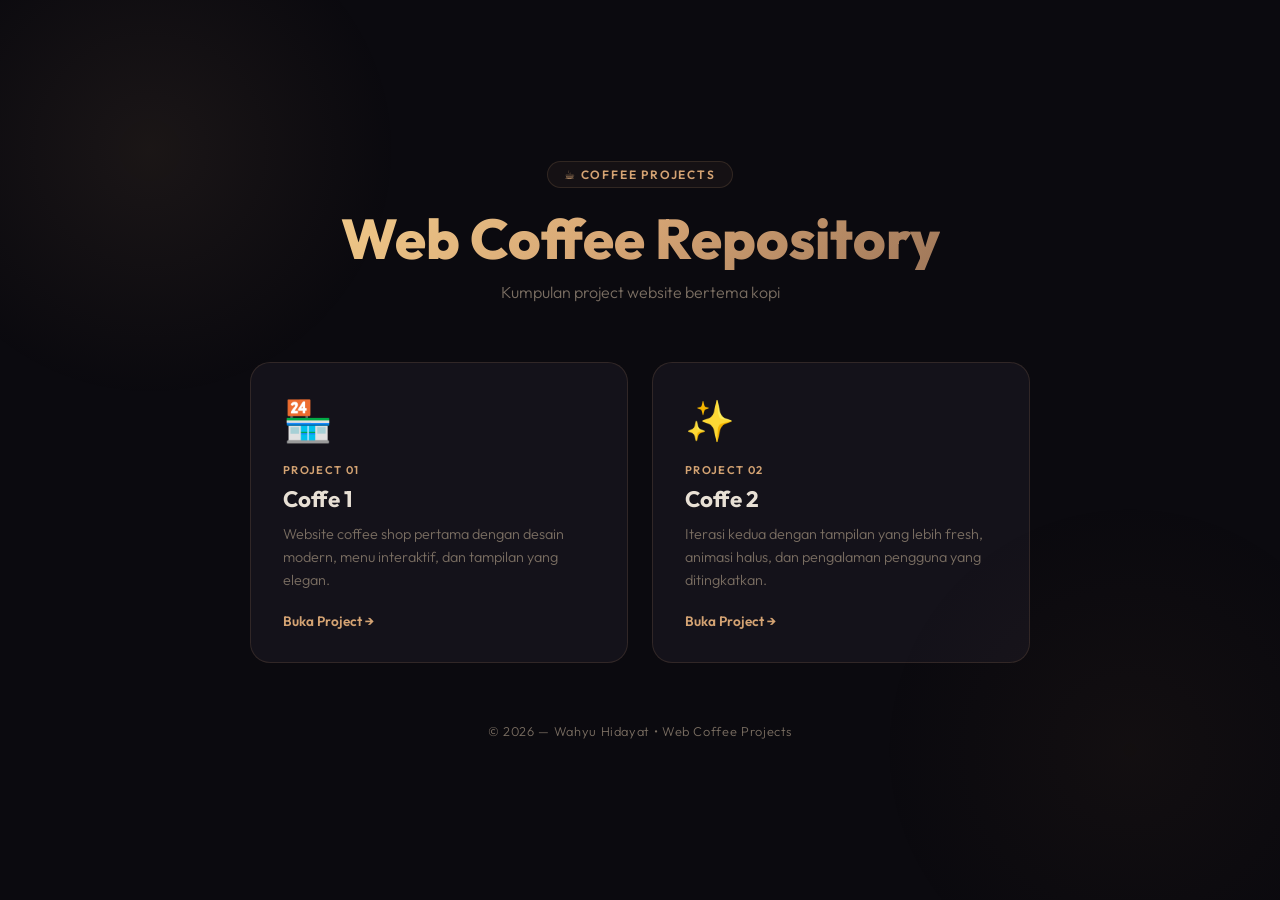
<file: index.html>
<!DOCTYPE html>
<html lang="id">
<head>
  <meta charset="UTF-8">
  <meta name="viewport" content="width=device-width, initial-scale=1.0">
  <title>Web Coffee Repository</title>
  <meta name="description" content="Kumpulan project website coffee - portofolio web development dengan tema kopi.">
  <link rel="preconnect" href="https://fonts.googleapis.com">
  <link href="https://fonts.googleapis.com/css2?family=Outfit:wght@300;400;600;700;800&display=swap" rel="stylesheet">
  <style>
    *, *::before, *::after { box-sizing: border-box; margin: 0; padding: 0; }

    :root {
      --bg: #0b0a0f;
      --card: #14121a;
      --border: rgba(212, 163, 115, 0.15);
      --gold: #d4a373;
      --gold-light: #f0c989;
      --text: #e8e0d5;
      --muted: #7a6e62;
    }

    body {
      font-family: 'Outfit', system-ui, sans-serif;
      background: var(--bg);
      color: var(--text);
      min-height: 100vh;
      display: flex;
      flex-direction: column;
      align-items: center;
      justify-content: center;
      padding: 40px 20px;
      position: relative;
      overflow-x: hidden;
    }

    /* Background blur orbs */
    body::before {
      content: '';
      position: fixed;
      top: -100px;
      left: -100px;
      width: 500px;
      height: 500px;
      background: radial-gradient(circle, rgba(212,163,115,0.08) 0%, transparent 70%);
      pointer-events: none;
    }
    body::after {
      content: '';
      position: fixed;
      bottom: -100px;
      right: -100px;
      width: 500px;
      height: 500px;
      background: radial-gradient(circle, rgba(120,80,40,0.07) 0%, transparent 70%);
      pointer-events: none;
    }

    header {
      text-align: center;
      margin-bottom: 60px;
    }

    .badge {
      display: inline-block;
      font-size: 0.75rem;
      font-weight: 600;
      letter-spacing: 0.15em;
      text-transform: uppercase;
      color: var(--gold);
      border: 1px solid var(--border);
      padding: 5px 16px;
      border-radius: 100px;
      margin-bottom: 20px;
      background: rgba(212,163,115,0.05);
    }

    header h1 {
      font-size: clamp(2rem, 5vw, 3.5rem);
      font-weight: 800;
      line-height: 1.1;
      background: linear-gradient(135deg, #f0c989, #d4a373, #a0785a);
      -webkit-background-clip: text;
      -webkit-text-fill-color: transparent;
      background-clip: text;
      margin-bottom: 12px;
    }

    header p {
      color: var(--muted);
      font-size: 1rem;
      font-weight: 300;
    }

    .grid {
      display: grid;
      grid-template-columns: repeat(auto-fit, minmax(300px, 1fr));
      gap: 24px;
      width: 100%;
      max-width: 780px;
    }

    .card {
      background: var(--card);
      border: 1px solid var(--border);
      border-radius: 20px;
      padding: 32px;
      text-decoration: none;
      color: inherit;
      transition: transform 0.3s ease, border-color 0.3s ease, box-shadow 0.3s ease;
      position: relative;
      overflow: hidden;
      display: block;
    }

    .card::before {
      content: '';
      position: absolute;
      top: 0; left: 0; right: 0;
      height: 2px;
      background: linear-gradient(90deg, transparent, var(--gold), transparent);
      opacity: 0;
      transition: opacity 0.3s ease;
    }

    .card:hover {
      transform: translateY(-6px);
      border-color: rgba(212,163,115,0.4);
      box-shadow: 0 20px 40px rgba(0,0,0,0.4), 0 0 40px rgba(212,163,115,0.06);
    }

    .card:hover::before {
      opacity: 1;
    }

    .card-icon {
      font-size: 2.5rem;
      margin-bottom: 18px;
      display: block;
    }

    .card-label {
      font-size: 0.7rem;
      letter-spacing: 0.12em;
      text-transform: uppercase;
      color: var(--gold);
      font-weight: 600;
      margin-bottom: 8px;
    }

    .card h2 {
      font-size: 1.4rem;
      font-weight: 700;
      margin-bottom: 10px;
      color: var(--text);
    }

    .card p {
      font-size: 0.9rem;
      color: var(--muted);
      line-height: 1.6;
      font-weight: 300;
    }

    .card-arrow {
      display: inline-flex;
      align-items: center;
      gap: 6px;
      font-size: 0.85rem;
      font-weight: 600;
      color: var(--gold);
      margin-top: 20px;
      transition: gap 0.2s ease;
    }

    .card:hover .card-arrow {
      gap: 10px;
    }

    footer {
      margin-top: 60px;
      color: var(--muted);
      font-size: 0.8rem;
      font-weight: 300;
      letter-spacing: 0.05em;
    }
  </style>
</head>
<body>

  <header>
    <div class="badge">☕ Coffee Projects</div>
    <h1>Web Coffee Repository</h1>
    <p>Kumpulan project website bertema kopi</p>
  </header>

  <div class="grid">
    <a href="coffe1/" class="card" id="card-coffe1">
      <span class="card-icon">🏪</span>
      <div class="card-label">Project 01</div>
      <h2>Coffe 1</h2>
      <p>Website coffee shop pertama dengan desain modern, menu interaktif, dan tampilan yang elegan.</p>
      <span class="card-arrow">Buka Project →</span>
    </a>

    <a href="coffe2/" class="card" id="card-coffe2">
      <span class="card-icon">✨</span>
      <div class="card-label">Project 02</div>
      <h2>Coffe 2</h2>
      <p>Iterasi kedua dengan tampilan yang lebih fresh, animasi halus, dan pengalaman pengguna yang ditingkatkan.</p>
      <span class="card-arrow">Buka Project →</span>
    </a>
  </div>

  <footer>
    &copy; 2026 &mdash; Wahyu Hidayat &bull; Web Coffee Projects
  </footer>

</body>
</html>
</file>
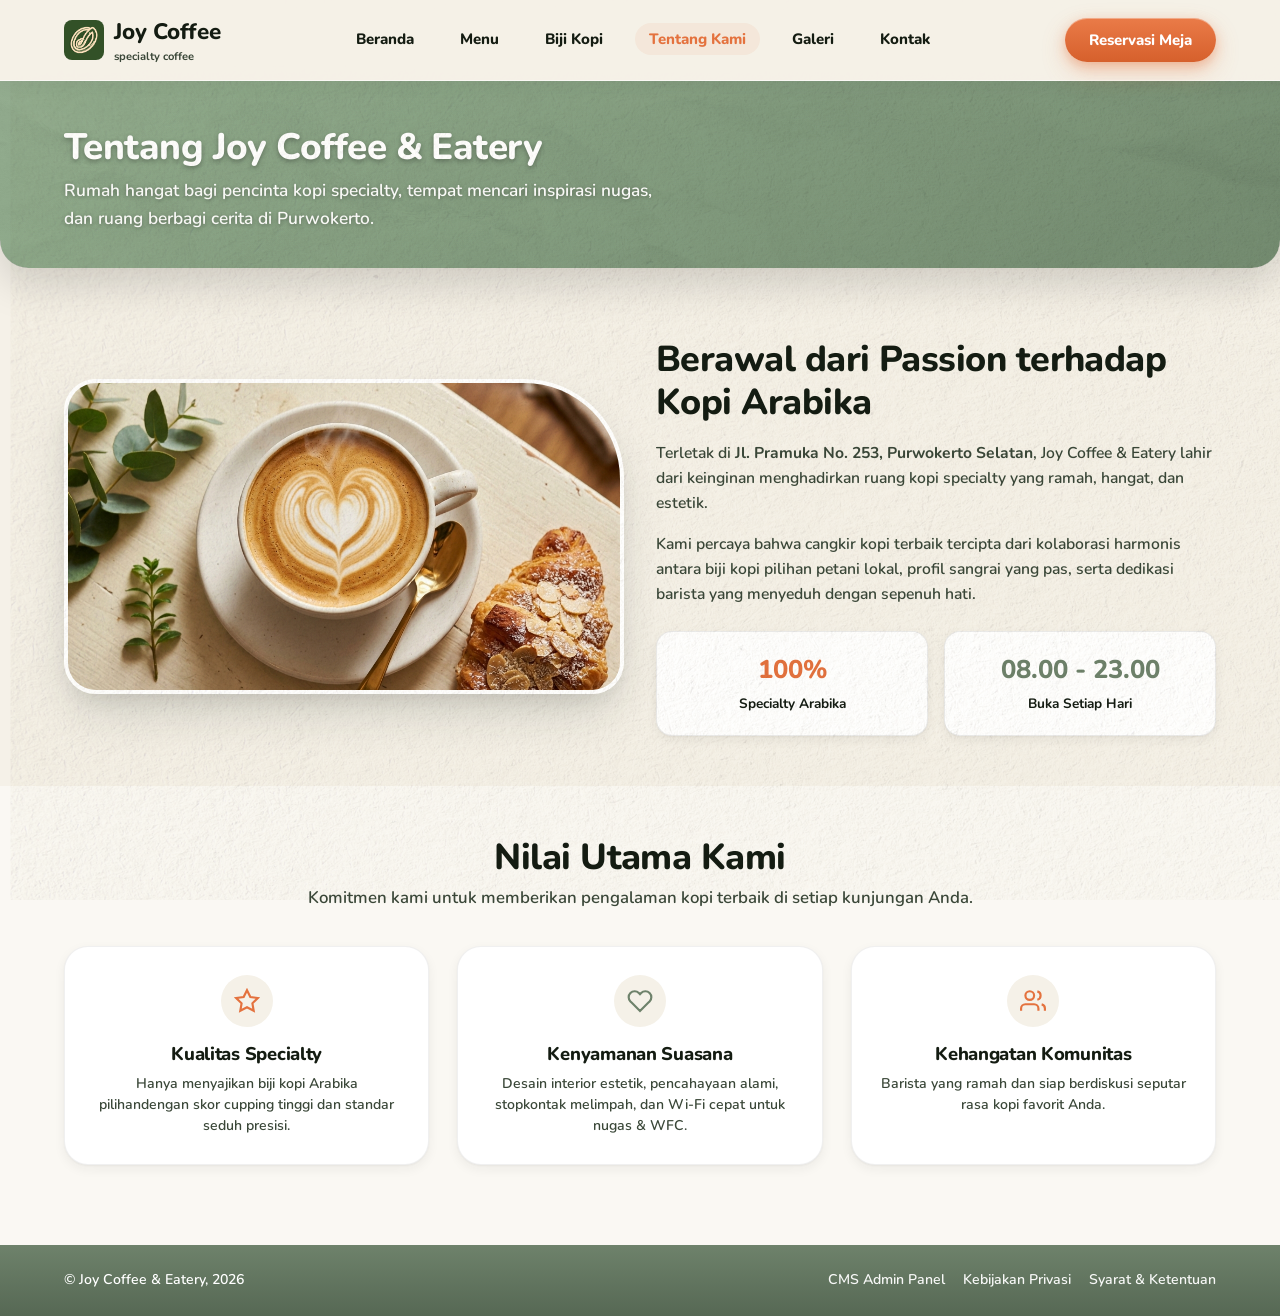
<file: coffe1/about.html>
<!DOCTYPE html>
<html lang="id">
<head>
  <meta charset="UTF-8">
  <meta name="viewport" content="width=device-width, initial-scale=1.0">
  <title>Tentang Kami - Joy Coffee & Eatery Purwokerto</title>
  <meta name="description" content="Kisah Joy Coffee & Eatery Purwokerto - Rumah specialty coffee 100% Arabika dengan dedikasi cita rasa dan suasana estetik WFC.">
  <link rel="stylesheet" href="style.css">
</head>
<body>

  <!-- Navbar -->
  <header class="navbar">
    <div class="container nav-wrapper">
      <a href="index.html" class="logo">
        <img src="images/logo.png" alt="Joy Coffee Logo" class="logo-img">
        <div class="logo-text">
          Joy Coffee
          <small>specialty coffee</small>
        </div>
      </a>

      <ul class="nav-links">
        <li><a href="index.html">Beranda</a></li>
        <li><a href="menu.html">Menu</a></li>
        <li><a href="beans.html">Biji Kopi</a></li>
        <li><a href="about.html" class="active">Tentang Kami</a></li>
        <li><a href="gallery.html">Galeri</a></li>
        <li><a href="contact.html">Kontak</a></li>
        <li class="mobile-res-item"><button class="btn btn-primary" onclick="openModal('reservationModal')" style="width:100%; margin-top:8px;">Reservasi Meja</button></li>
      </ul>

      <div class="nav-actions">
        <button class="nav-toggle-btn" onclick="toggleMobileNav()"><svg width="18" height="18" viewBox="0 0 24 24" fill="none" stroke="currentColor" stroke-width="2.2" stroke-linecap="round"><line x1="3" y1="6" x2="21" y2="6"></line><line x1="3" y1="12" x2="21" y2="12"></line><line x1="3" y1="18" x2="21" y2="18"></line></svg> Menu</button>
        <button class="btn btn-primary desktop-res-btn" onclick="openModal('reservationModal')">
          Reservasi Meja
        </button>
      </div>
    </div>
  </header>

  <!-- Page Banner -->
  <div class="page-banner">
    <div class="container">
      <h1>Tentang Joy Coffee & Eatery</h1>
      <p>Rumah hangat bagi pencinta kopi specialty, tempat mencari inspirasi nugas, dan ruang berbagi cerita di Purwokerto.</p>
    </div>
  </div>

  <!-- About Story Section (Photo at Top on Mobile Stack) -->
  <section style="padding: 50px 0;">
    <div class="container">
      <div class="grid-2-col" style="align-items: center;">
        <div style="border-radius: var(--radius-organic); overflow: hidden; box-shadow: var(--shadow-tactile-lg); border: 4px solid white; height: clamp(240px, 35vh, 400px);">
          <img src="images/hero.png" alt="Joy Coffee Story Photo" style="width: 100%; height: 100%; object-fit: cover;">
        </div>

        <div>
          <h2 class="section-title" style="margin-bottom: 16px;">Berawal dari Passion terhadap Kopi Arabika</h2>
          <p style="color: var(--text-muted); font-size: 0.98rem; font-weight: 600; margin-bottom: 16px; line-height: 1.6;">
            Terletak di <strong>Jl. Pramuka No. 253, Purwokerto Selatan</strong>, Joy Coffee & Eatery lahir dari keinginan menghadirkan ruang kopi specialty yang ramah, hangat, dan estetik.
          </p>
          <p style="color: var(--text-muted); font-size: 0.98rem; font-weight: 600; margin-bottom: 24px; line-height: 1.6;">
            Kami percaya bahwa cangkir kopi terbaik tercipta dari kolaborasi harmonis antara biji kopi pilihan petani lokal, profil sangrai yang pas, serta dedikasi barista yang menyeduh dengan sepenuh hati.
          </p>
          <div class="grid-2-col" style="gap: 16px;">
            <div style="background: white; padding: 18px; border-radius: 16px; box-shadow: var(--shadow-tactile-sm); text-align: center; border: 1px solid rgba(0,0,0,0.08);">
              <strong style="display:block; font-size:1.6rem; color:var(--accent-orange); font-weight:800;">100%</strong>
              <span style="font-size:0.85rem; font-weight:700; color:var(--text-dark);">Specialty Arabika</span>
            </div>
            <div style="background: white; padding: 18px; border-radius: 16px; box-shadow: var(--shadow-tactile-sm); text-align: center; border: 1px solid rgba(0,0,0,0.08);">
              <strong style="display:block; font-size:1.6rem; color:var(--bg-sage-dark); font-weight:800;">08.00 - 23.00</strong>
              <span style="font-size:0.85rem; font-weight:700; color:var(--text-dark);">Buka Setiap Hari</span>
            </div>
          </div>
        </div>
      </div>
    </div>
  </section>

  <!-- Our Values Grid -->
  <section style="padding: 50px 0 80px; background: rgba(255,255,255,0.5);">
    <div class="container">
      <div style="text-align: center; margin-bottom: 36px;">
        <h2 class="section-title">Nilai Utama Kami</h2>
        <p class="section-subtitle">Komitmen kami untuk memberikan pengalaman kopi terbaik di setiap kunjungan Anda.</p>
      </div>

      <div class="grid-3-col">
        <div style="background: white; padding: 28px 24px; border-radius: 24px; box-shadow: var(--shadow-tactile-sm); border: 1px solid rgba(0,0,0,0.06); text-align: center;">
          <div style="width: 52px; height: 52px; background: var(--bg-cream); color: var(--accent-orange); border-radius: 50%; display: flex; align-items: center; justify-content: center; margin: 0 auto 16px;">
            <svg width="26" height="26" viewBox="0 0 24 24" fill="none" stroke="currentColor" stroke-width="2">
              <polygon points="12 2 15.09 8.26 22 9.27 17 14.14 18.18 21.02 12 17.77 5.82 21.02 7 14.14 2 9.27 8.91 8.26 12 2"></polygon>
            </svg>
          </div>
          <h3 style="font-size: 1.15rem; font-weight: 800; margin-bottom: 8px;">Kualitas Specialty</h3>
          <p style="font-size: 0.88rem; font-weight: 600; color: var(--text-muted); line-height: 1.5;">Hanya menyajikan biji kopi Arabika pilihandengan skor cupping tinggi dan standar seduh presisi.</p>
        </div>

        <div style="background: white; padding: 28px 24px; border-radius: 24px; box-shadow: var(--shadow-tactile-sm); border: 1px solid rgba(0,0,0,0.06); text-align: center;">
          <div style="width: 52px; height: 52px; background: var(--bg-cream); color: var(--bg-sage-dark); border-radius: 50%; display: flex; align-items: center; justify-content: center; margin: 0 auto 16px;">
            <svg width="26" height="26" viewBox="0 0 24 24" fill="none" stroke="currentColor" stroke-width="2">
              <path d="M20.84 4.61a5.5 5.5 0 0 0-7.78 0L12 5.67l-1.06-1.06a5.5 5.5 0 0 0-7.78 7.78l1.06 1.06L12 21.23l7.78-7.78 1.06-1.06a5.5 5.5 0 0 0 0-7.78z"></path>
            </svg>
          </div>
          <h3 style="font-size: 1.15rem; font-weight: 800; margin-bottom: 8px;">Kenyamanan Suasana</h3>
          <p style="font-size: 0.88rem; font-weight: 600; color: var(--text-muted); line-height: 1.5;">Desain interior estetik, pencahayaan alami, stopkontak melimpah, dan Wi-Fi cepat untuk nugas & WFC.</p>
        </div>

        <div style="background: white; padding: 28px 24px; border-radius: 24px; box-shadow: var(--shadow-tactile-sm); border: 1px solid rgba(0,0,0,0.06); text-align: center;">
          <div style="width: 52px; height: 52px; background: var(--bg-cream); color: var(--accent-orange); border-radius: 50%; display: flex; align-items: center; justify-content: center; margin: 0 auto 16px;">
            <svg width="26" height="26" viewBox="0 0 24 24" fill="none" stroke="currentColor" stroke-width="2">
              <path d="M17 21v-2a4 4 0 0 0-4-4H5a4 4 0 0 0-4 4v2"></path>
              <circle cx="9" cy="7" r="4"></circle>
              <path d="M23 21v-2a4 4 0 0 0-3-3.87"></path>
              <path d="M16 3.13a4 4 0 0 1 0 7.75"></path>
            </svg>
          </div>
          <h3 style="font-size: 1.15rem; font-weight: 800; margin-bottom: 8px;">Kehangatan Komunitas</h3>
          <p style="font-size: 0.88rem; font-weight: 600; color: var(--text-muted); line-height: 1.5;">Barista yang ramah dan siap berdiskusi seputar rasa kopi favorit Anda.</p>
        </div>
      </div>
    </div>
  </section>

  <!-- Footer -->
  <footer>
    <div class="container footer-wrapper">
      <div>© Joy Coffee & Eatery, 2026</div>
      <ul class="footer-links">
        <li><a href="admin.html">CMS Admin Panel</a></li>
        <li><a href="contact.html">Kebijakan Privasi</a></li>
        <li><a href="contact.html">Syarat & Ketentuan</a></li>
      </ul>
    </div>
  </footer>

  <!-- Table Reservation Modal -->
  <div class="modal-container" id="reservationModal">
    <div class="modal-header">
      <h3 class="modal-title">Reservasi Meja</h3>
      <button class="modal-close" onclick="closeModal()"><svg width="16" height="16" viewBox="0 0 24 24" fill="none" stroke="currentColor" stroke-width="2.2" stroke-linecap="round"><line x1="18" y1="6" x2="6" y2="18"></line><line x1="6" y1="6" x2="18" y2="18"></line></svg></button>
    </div>

    <form id="reservationForm">
      <div class="form-group">
        <label for="resName">Nama Lengkap</label>
        <input type="text" id="resName" class="form-control" placeholder="Masukkan nama Anda" required>
      </div>

      <div class="form-row">
        <div class="form-group">
          <label for="resPhone">Nomor WhatsApp</label>
          <input type="tel" id="resPhone" class="form-control" placeholder="08xxxxxxxxxx" required>
        </div>
        <div class="form-group">
          <label for="resGuests">Jumlah Tamu</label>
          <select id="resGuests" class="form-control">
            <option value="1-2">1 - 2 Orang</option>
            <option value="3-4" selected>3 - 4 Orang</option>
            <option value="5-8">5 - 8 Orang</option>
            <option value="Group 10+">Group (>10 Orang)</option>
          </select>
        </div>
      </div>

      <div class="form-row">
        <div class="form-group">
          <label for="resDate">Tanggal</label>
          <input type="date" id="resDate" class="form-control" required>
        </div>
        <div class="form-group">
          <label for="resTime">Waktu Kedatangan</label>
          <input type="time" id="resTime" class="form-control" value="14:00" required>
        </div>
      </div>

      <div class="form-group">
        <label for="resArea">Pilihan Area Duduk</label>
        <select id="resArea" class="form-control">
          <option value="Indoor AC (WFC Zone)">Indoor AC (Nugas / WFC Zone)</option>
          <option value="Typewriter Spot (Estetik)">Typewriter Spot (Estetik)</option>
          <option value="Outdoor Garden">Outdoor Garden Area</option>
        </select>
      </div>

      <button type="submit" class="btn btn-primary" style="width:100%; margin-top:8px;">
        Kirim Reservasi Meja
      </button>
    </form>
  </div>

  <script src="app.js"></script>
</body>
</html>
</file>
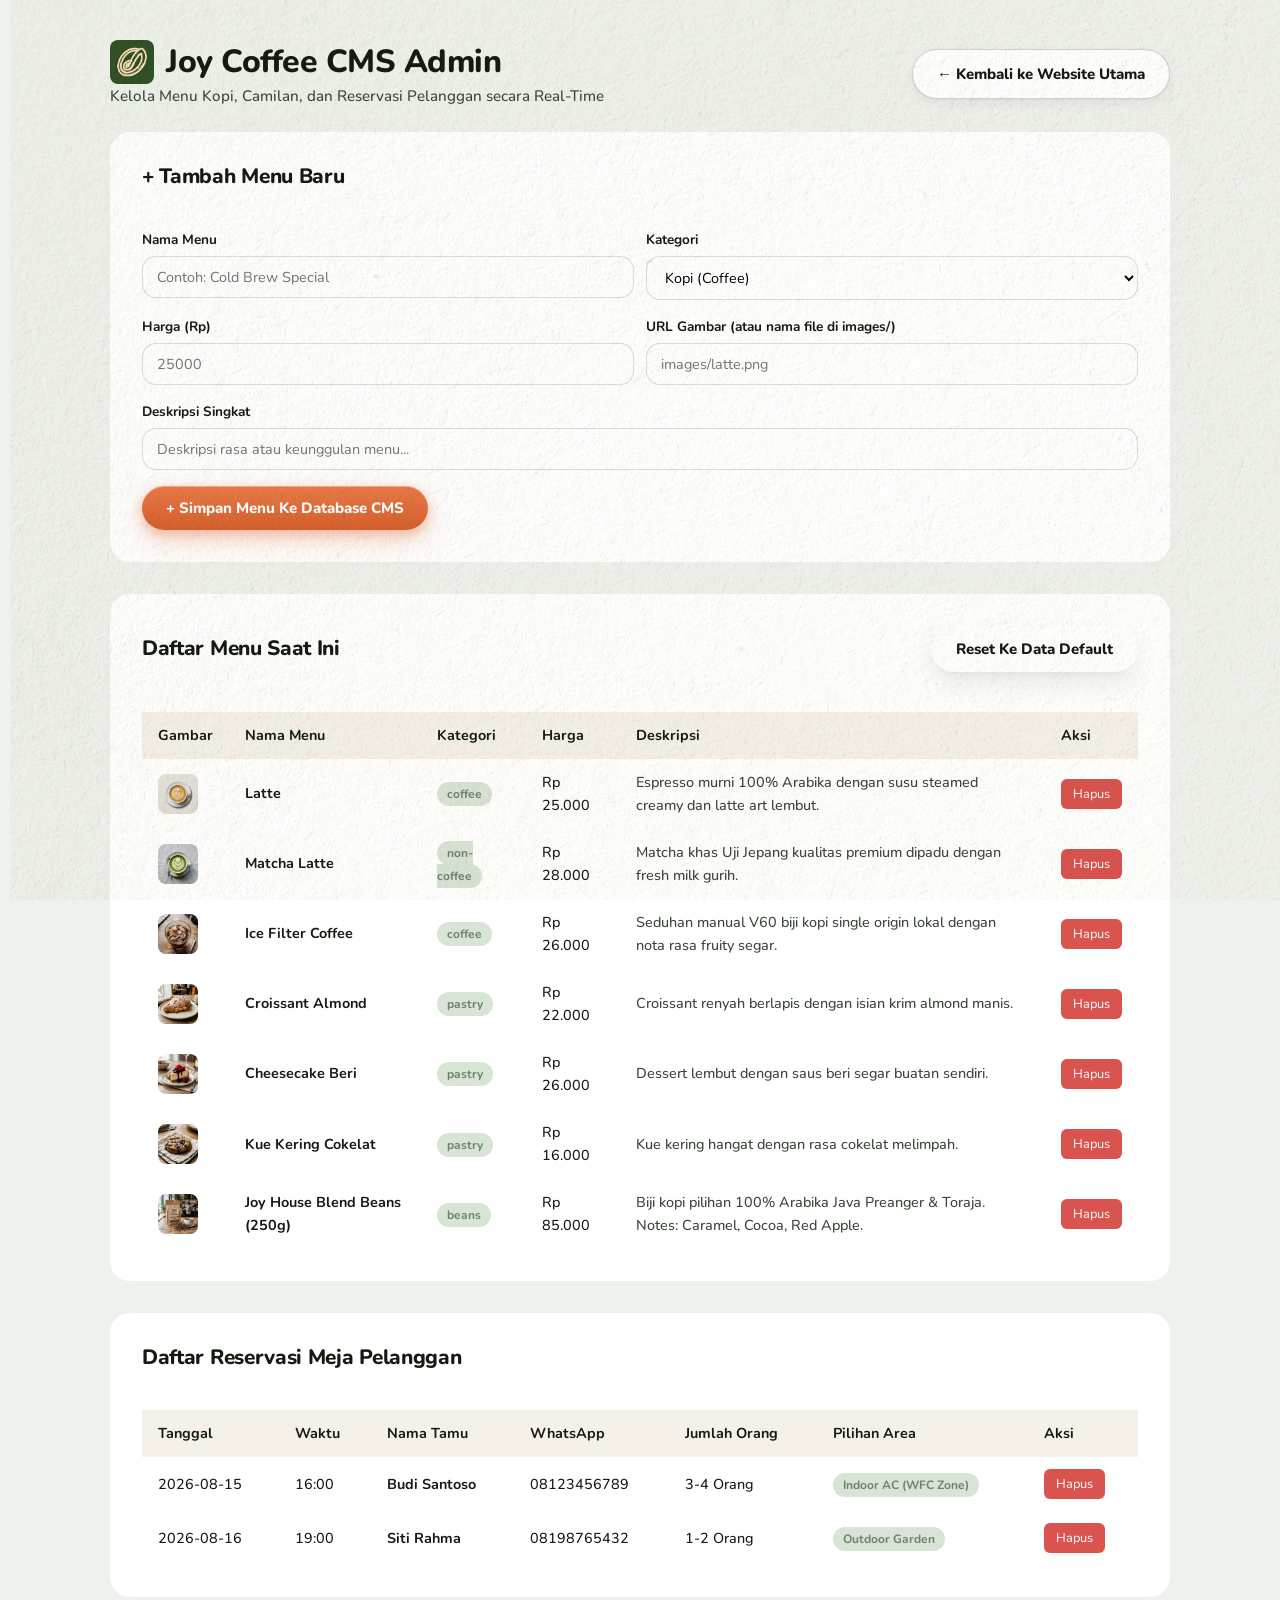
<file: coffe1/admin.html>
<!DOCTYPE html>
<html lang="id">
<head>
  <meta charset="UTF-8">
  <meta name="viewport" content="width=device-width, initial-scale=1.0">
  <title>CMS Admin Dashboard - Joy Coffee & Eatery</title>
  <link rel="stylesheet" href="style.css">
  <style>
    body { background: #eef2ec; padding-bottom: 60px; }
    .cms-container { max-width: 1100px; margin: 40px auto; padding: 0 20px; }
    .cms-card { background: white; border-radius: 20px; padding: 32px; box-shadow: var(--shadow-md); margin-bottom: 32px; }
    .cms-header { display: flex; justify-content: space-between; align-items: center; margin-bottom: 24px; padding-bottom: 16px; border-bottom: 1px solid var(--border-light); }
    .table-custom { width: 100%; border-collapse: collapse; margin-top: 16px; font-size: 0.9rem; }
    .table-custom th, .table-custom td { padding: 12px 16px; text-align: left; border-bottom: 1px solid var(--border-light); }
    .table-custom th { background: var(--bg-cream); font-weight: 700; color: var(--text-dark); }
    .badge-status { padding: 4px 10px; border-radius: 20px; font-size: 0.75rem; font-weight: 700; background: var(--bg-sage-light); color: var(--bg-sage-dark); }
    .btn-delete { background: #d9534f; color: white; border: none; padding: 6px 12px; border-radius: 6px; cursor: pointer; font-size: 0.8rem; }
    .btn-delete:hover { background: #c9302c; }
  </style>
</head>
<body>

  <div class="cms-container">
    <div style="display:flex; justify-content:space-between; align-items:center; margin-bottom:24px;">
      <div>
        <h1 style="font-size:2rem; font-weight:800; display:flex; align-items:center; gap:12px;">
          <img src="images/logo.png" alt="Joy Coffee Logo" style="height:44px; width:auto; border-radius:8px;">
          Joy Coffee CMS Admin
        </h1>
        <p style="color:var(--text-muted); font-size:0.95rem;">Kelola Menu Kopi, Camilan, dan Reservasi Pelanggan secara Real-Time</p>
      </div>
      <div>
        <a href="index.html" class="btn btn-secondary">← Kembali ke Website Utama</a>
      </div>
    </div>

    <!-- Tambah Menu Baru -->
    <div class="cms-card">
      <div class="cms-header">
        <h3 style="font-size:1.3rem; font-weight:800;">+ Tambah Menu Baru</h3>
      </div>
      <form id="cmsAddForm">
        <div class="form-row">
          <div class="form-group">
            <label>Nama Menu</label>
            <input type="text" id="cmsItemName" class="form-control" placeholder="Contoh: Cold Brew Special" required>
          </div>
          <div class="form-group">
            <label>Kategori</label>
            <select id="cmsItemCategory" class="form-control">
              <option value="coffee">Kopi (Coffee)</option>
              <option value="non-coffee">Non-Kopi</option>
              <option value="pastry">Camilan & Pastry</option>
              <option value="beans">Biji Kopi (Beans)</option>
            </select>
          </div>
        </div>

        <div class="form-row">
          <div class="form-group">
            <label>Harga (Rp)</label>
            <input type="number" id="cmsItemPrice" class="form-control" placeholder="25000" required>
          </div>
          <div class="form-group">
            <label>URL Gambar (atau nama file di images/)</label>
            <input type="text" id="cmsItemImage" class="form-control" placeholder="images/latte.png" required>
          </div>
        </div>

        <div class="form-group">
          <label>Deskripsi Singkat</label>
          <input type="text" id="cmsItemDesc" class="form-control" placeholder="Deskripsi rasa atau keunggulan menu..." required>
        </div>

        <button type="submit" class="btn btn-primary">+ Simpan Menu Ke Database CMS</button>
      </form>
    </div>

    <!-- Kelola Menu -->
    <div class="cms-card">
      <div class="cms-header">
        <h3 style="font-size:1.3rem; font-weight:800;">Daftar Menu Saat Ini</h3>
        <button class="btn btn-cream" onclick="resetToDefaultData()">Reset Ke Data Default</button>
      </div>

      <table class="table-custom">
        <thead>
          <tr>
            <th>Gambar</th>
            <th>Nama Menu</th>
            <th>Kategori</th>
            <th>Harga</th>
            <th>Deskripsi</th>
            <th>Aksi</th>
          </tr>
        </thead>
        <tbody id="cmsMenuList">
          <!-- Dynamic JS Injection -->
        </tbody>
      </table>
    </div>

    <!-- Daftar Reservasi Pelanggan -->
    <div class="cms-card">
      <div class="cms-header">
        <h3 style="font-size:1.3rem; font-weight:800;">Daftar Reservasi Meja Pelanggan</h3>
      </div>

      <table class="table-custom">
        <thead>
          <tr>
            <th>Tanggal</th>
            <th>Waktu</th>
            <th>Nama Tamu</th>
            <th>WhatsApp</th>
            <th>Jumlah Orang</th>
            <th>Pilihan Area</th>
            <th>Aksi</th>
          </tr>
        </thead>
        <tbody id="cmsReservationsList">
          <!-- Dynamic JS Injection -->
        </tbody>
      </table>
    </div>
  </div>

  <script src="app.js"></script>
  <script>
    document.addEventListener('DOMContentLoaded', () => {
      renderCmsTable();
      renderCmsReservations();

      document.getElementById('cmsAddForm').addEventListener('submit', (e) => {
        e.preventDefault();
        const name = document.getElementById('cmsItemName').value;
        const category = document.getElementById('cmsItemCategory').value;
        const price = parseInt(document.getElementById('cmsItemPrice').value);
        const image = document.getElementById('cmsItemImage').value;
        const desc = document.getElementById('cmsItemDesc').value;

        const newItem = {
          id: 'custom-' + Date.now(),
          name,
          category,
          price,
          image,
          desc,
          popular: true
        };

        const currentItems = getMenuData();
        currentItems.unshift(newItem);
        saveMenuData(currentItems);

        renderCmsTable();
        document.getElementById('cmsAddForm').reset();
        alert(`Menu "${name}" berhasil ditambahkan ke CMS!`);
      });
    });

    function renderCmsTable() {
      const tbody = document.getElementById('cmsMenuList');
      const items = getMenuData();

      tbody.innerHTML = items.map(item => `
        <tr>
          <td><img src="${item.image}" width="40" height="40" style="border-radius:8px; object-fit:cover;"></td>
          <td><strong>${item.name}</strong></td>
          <td><span class="badge-status">${item.category}</span></td>
          <td>Rp ${formatNumber(item.price)}</td>
          <td style="color:var(--text-muted);">${item.desc}</td>
          <td>
            <button class="btn-delete" onclick="deleteCmsItem('${item.id}')">Hapus</button>
          </td>
        </tr>
      `).join('');
    }

    function deleteCmsItem(itemId) {
      if (confirm('Yakin ingin menghapus menu ini?')) {
        let items = getMenuData();
        items = items.filter(i => i.id !== itemId);
        saveMenuData(items);
        renderCmsTable();
      }
    }

    function renderCmsReservations() {
      const tbody = document.getElementById('cmsReservationsList');
      const res = getReservationsData();

      if (res.length === 0) {
        tbody.innerHTML = `<tr><td colspan="7" style="text-align:center; color:var(--text-muted);">Belum ada data reservasi.</td></tr>`;
        return;
      }

      tbody.innerHTML = res.map((r, idx) => `
        <tr>
          <td>${r.date}</td>
          <td>${r.time}</td>
          <td><strong>${r.name}</strong></td>
          <td>${r.phone}</td>
          <td>${r.guests}</td>
          <td><span class="badge-status">${r.area}</span></td>
          <td>
            <button class="btn-delete" onclick="deleteReservation(${idx})">Hapus</button>
          </td>
        </tr>
      `).join('');
    }

    function deleteReservation(index) {
      let res = getReservationsData();
      res.splice(index, 1);
      saveReservationsData(res);
      renderCmsReservations();
    }

    function resetToDefaultData() {
      if (confirm('Kembalikan menu ke data default awal?')) {
        localStorage.removeItem('joy_menu_data');
        renderCmsTable();
      }
    }
  </script>
</body>
</html>
</file>
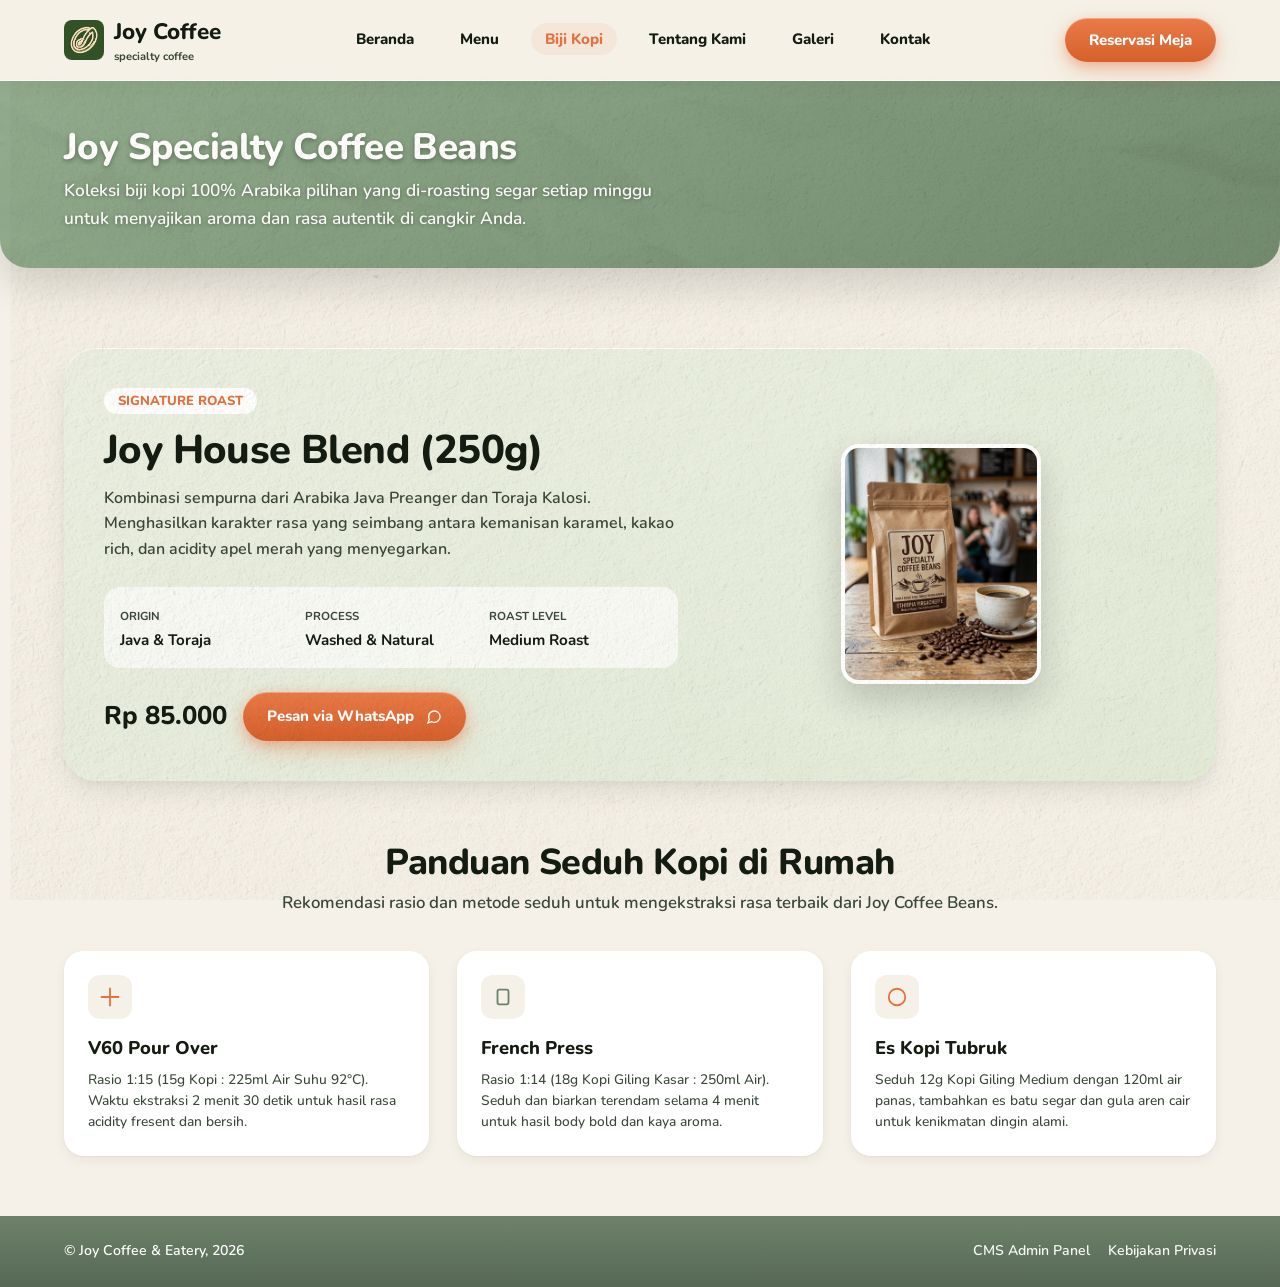
<file: coffe1/beans.html>
<!DOCTYPE html>
<html lang="id">
<head>
  <meta charset="UTF-8">
  <meta name="viewport" content="width=device-width, initial-scale=1.0">
  <title>Biji Kopi Specialty - Joy Coffee Roastery</title>
  <meta name="description" content="Jelajahi koleksi biji kopi specialty 100% Arabika pilihan dari perkebunan terbaik Nusantara. House blend & single origin segar di-roasting mingguan.">
  <link rel="stylesheet" href="style.css">
</head>
<body>

  <!-- Navbar -->
  <header class="navbar">
    <div class="container nav-wrapper">
      <a href="index.html" class="logo">
        <img src="images/logo.png" alt="Joy Coffee Logo" class="logo-img">
        <div class="logo-text">
          Joy Coffee
          <small>specialty coffee</small>
        </div>
      </a>

      <ul class="nav-links">
        <li><a href="index.html">Beranda</a></li>
        <li><a href="menu.html">Menu</a></li>
        <li><a href="beans.html" class="active">Biji Kopi</a></li>
        <li><a href="about.html">Tentang Kami</a></li>
        <li><a href="gallery.html">Galeri</a></li>
        <li><a href="contact.html">Kontak</a></li>
        <li class="mobile-res-item"><button class="btn btn-primary" onclick="openModal('reservationModal')" style="width:100%; margin-top:8px;">Reservasi Meja</button></li>
      </ul>

      <div class="nav-actions">
        <button class="nav-toggle-btn" onclick="toggleMobileNav()"><svg width="18" height="18" viewBox="0 0 24 24" fill="none" stroke="currentColor" stroke-width="2.2" stroke-linecap="round"><line x1="3" y1="6" x2="21" y2="6"></line><line x1="3" y1="12" x2="21" y2="12"></line><line x1="3" y1="18" x2="21" y2="18"></line></svg> Menu</button>
        <button class="btn btn-primary desktop-res-btn" onclick="openModal('reservationModal')">
          Reservasi Meja
        </button>
      </div>
    </div>
  </header>

  <!-- Page Banner -->
  <div class="page-banner">
    <div class="container">
      <h1>Joy Specialty Coffee Beans</h1>
      <p>Koleksi biji kopi 100% Arabika pilihan yang di-roasting segar setiap minggu untuk menyajikan aroma dan rasa autentik di cangkir Anda.</p>
    </div>
  </div>

  <!-- Beans Featured Product & Cupping Notes -->
  <section style="padding: 60px 0;">
    <div class="container">
      
      <!-- Big Bean Card Showcase -->
      <div class="beans-card" style="margin-bottom: 60px;">
        <div class="beans-content">
          <span style="font-size: 0.82rem; font-weight: 800; background: white; padding: 4px 14px; border-radius: 20px; color: var(--accent-orange); text-transform: uppercase;">Signature Roast</span>
          <h2 style="font-weight: 800; font-size: clamp(1.6rem, 4vw, 2.5rem); margin: 12px 0;">Joy House Blend (250g)</h2>
          <p style="font-size: 1rem; color: var(--text-muted); margin-bottom: 24px;">
            Kombinasi sempurna dari Arabika Java Preanger dan Toraja Kalosi. Menghasilkan karakter rasa yang seimbang antara kemanisan karamel, kakao rich, dan acidity apel merah yang menyegarkan.
          </p>

          <div style="display: grid; grid-template-columns: repeat(auto-fit, minmax(100px, 1fr)); gap: 12px; margin-bottom: 24px; background: rgba(255,255,255,0.7); padding: 16px; border-radius: 16px;">
            <div>
              <span style="font-size: 0.72rem; color: var(--text-muted); font-weight: 700; text-transform: uppercase;">Origin</span>
              <strong style="display: block; font-size: 0.95rem;">Java & Toraja</strong>
            </div>
            <div>
              <span style="font-size: 0.72rem; color: var(--text-muted); font-weight: 700; text-transform: uppercase;">Process</span>
              <strong style="display: block; font-size: 0.95rem;">Washed & Natural</strong>
            </div>
            <div>
              <span style="font-size: 0.72rem; color: var(--text-muted); font-weight: 700; text-transform: uppercase;">Roast Level</span>
              <strong style="display: block; font-size: 0.95rem;">Medium Roast</strong>
            </div>
          </div>

          <div style="display: flex; align-items: center; gap: 16px; flex-wrap: wrap;">
            <span style="font-size: 1.6rem; font-weight: 800; color: var(--text-dark);">Rp 85.000</span>
            <a href="https://wa.me/6281319972226?text=Halo%20Joy%20Coffee!%20Saya%20ingin%20memesan%20Joy%20House%20Blend%20Beans%20250g" target="_blank" class="btn btn-primary">
              Pesan via WhatsApp <svg width="16" height="16" viewBox="0 0 24 24" fill="none" stroke="currentColor" stroke-width="2" style="vertical-align:middle; margin-left:4px;"><path d="M21 11.5a8.38 8.38 0 0 1-.9 3.8 8.5 8.5 0 0 1-7.6 4.7 8.38 8.38 0 0 1-3.8-.9L3 21l1.9-5.7a8.38 8.38 0 0 1-.9-3.8 8.5 8.5 0 0 1 4.7-7.6 8.38 8.38 0 0 1 3.8-.9h.5a8.48 8.48 0 0 1 8 8v.5z"></path></svg>
            </a>
          </div>
        </div>

        <div style="display: flex; justify-content: center;">
          <div class="beans-photo-box">
            <img src="images/beans_bag.png" alt="Joy House Blend Beans">
          </div>
        </div>
      </div>

      <!-- Brewing Guides Grid -->
      <div style="text-align: center; margin-bottom: 36px;">
        <h2 class="section-title">Panduan Seduh Kopi di Rumah</h2>
        <p class="section-subtitle">Rekomendasi rasio dan metode seduh untuk mengekstraksi rasa terbaik dari Joy Coffee Beans.</p>
      </div>

      <!-- REPLACED INLINE 3-COL GRID WITH RESPONSIVE CLASS .grid-3-col -->
      <div class="grid-3-col">
        <div style="background: white; padding: 24px; border-radius: 20px; box-shadow: var(--shadow-tactile-sm); width: 100%; box-sizing: border-box;">
          <div style="width: 44px; height: 44px; background: var(--bg-cream); border-radius: 12px; display: flex; align-items: center; justify-content: center; margin-bottom: 14px; color: var(--accent-orange);">
            <svg width="22" height="22" viewBox="0 0 24 24" fill="none" stroke="currentColor" stroke-width="2">
              <path d="M12 2v20M2 12h20"></path>
            </svg>
          </div>
          <h4 style="font-size: 1.15rem; font-weight: 800; margin-bottom: 8px;">V60 Pour Over</h4>
          <p style="font-size: 0.86rem; color: var(--text-muted); line-height: 1.5;">
            Rasio 1:15 (15g Kopi : 225ml Air Suhu 92°C). Waktu ekstraksi 2 menit 30 detik untuk hasil rasa acidity fresent dan bersih.
          </p>
        </div>

        <div style="background: white; padding: 24px; border-radius: 20px; box-shadow: var(--shadow-tactile-sm); width: 100%; box-sizing: border-box;">
          <div style="width: 44px; height: 44px; background: var(--bg-cream); border-radius: 12px; display: flex; align-items: center; justify-content: center; margin-bottom: 14px; color: var(--bg-sage-dark);">
            <svg width="22" height="22" viewBox="0 0 24 24" fill="none" stroke="currentColor" stroke-width="2">
              <rect x="6" y="4" width="12" height="16" rx="2"></rect>
            </svg>
          </div>
          <h4 style="font-size: 1.15rem; font-weight: 800; margin-bottom: 8px;">French Press</h4>
          <p style="font-size: 0.86rem; color: var(--text-muted); line-height: 1.5;">
            Rasio 1:14 (18g Kopi Giling Kasar : 250ml Air). Seduh dan biarkan terendam selama 4 menit untuk hasil body bold dan kaya aroma.
          </p>
        </div>

        <div style="background: white; padding: 24px; border-radius: 20px; box-shadow: var(--shadow-tactile-sm); width: 100%; box-sizing: border-box;">
          <div style="width: 44px; height: 44px; background: var(--bg-cream); border-radius: 12px; display: flex; align-items: center; justify-content: center; margin-bottom: 14px; color: var(--accent-orange);">
            <svg width="22" height="22" viewBox="0 0 24 24" fill="none" stroke="currentColor" stroke-width="2">
              <circle cx="12" cy="12" r="9"></circle>
            </svg>
          </div>
          <h4 style="font-size: 1.15rem; font-weight: 800; margin-bottom: 8px;">Es Kopi Tubruk</h4>
          <p style="font-size: 0.86rem; color: var(--text-muted); line-height: 1.5;">
            Seduh 12g Kopi Giling Medium dengan 120ml air panas, tambahkan es batu segar dan gula aren cair untuk kenikmatan dingin alami.
          </p>
        </div>
      </div>

    </div>
  </section>

  <!-- Footer -->
  <footer>
    <div class="container footer-wrapper">
      <div>© Joy Coffee & Eatery, 2026</div>
      <ul class="footer-links">
        <li><a href="admin.html">CMS Admin Panel</a></li>
        <li><a href="contact.html">Kebijakan Privasi</a></li>
      </ul>
    </div>
  </footer>

  <!-- Modal Reservation -->
  <div class="modal-backdrop" id="modalBackdrop"></div>
  <div class="modal-container" id="reservationModal">
    <div class="modal-header">
      <h3 class="modal-title">Reservasi Meja</h3>
      <button class="modal-close" onclick="closeModal()"><svg width="16" height="16" viewBox="0 0 24 24" fill="none" stroke="currentColor" stroke-width="2.2" stroke-linecap="round"><line x1="18" y1="6" x2="6" y2="18"></line><line x1="6" y1="6" x2="18" y2="18"></line></svg></button>
    </div>
    <form id="reservationForm">
      <div class="form-group">
        <label>Nama Lengkap</label>
        <input type="text" id="resName" class="form-control" placeholder="Masukkan nama Anda" required>
      </div>
      <div class="form-row">
        <div class="form-group">
          <label>Nomor WhatsApp</label>
          <input type="tel" id="resPhone" class="form-control" placeholder="08xxxxxxxxxx" required>
        </div>
        <div class="form-group">
          <label>Jumlah Tamu</label>
          <select id="resGuests" class="form-control">
            <option value="1-2">1 - 2 Orang</option>
            <option value="3-4" selected>3 - 4 Orang</option>
            <option value="5-8">5 - 8 Orang</option>
          </select>
        </div>
      </div>
      <div class="form-row">
        <div class="form-group">
          <label>Tanggal</label>
          <input type="date" id="resDate" class="form-control" required>
        </div>
        <div class="form-group">
          <label>Waktu</label>
          <input type="time" id="resTime" class="form-control" value="14:00" required>
        </div>
      </div>
      <button type="submit" class="btn btn-primary" style="width:100%;">Kirim Reservasi</button>
    </form>
  </div>

  <script src="app.js"></script>
</body>
</html>
</file>
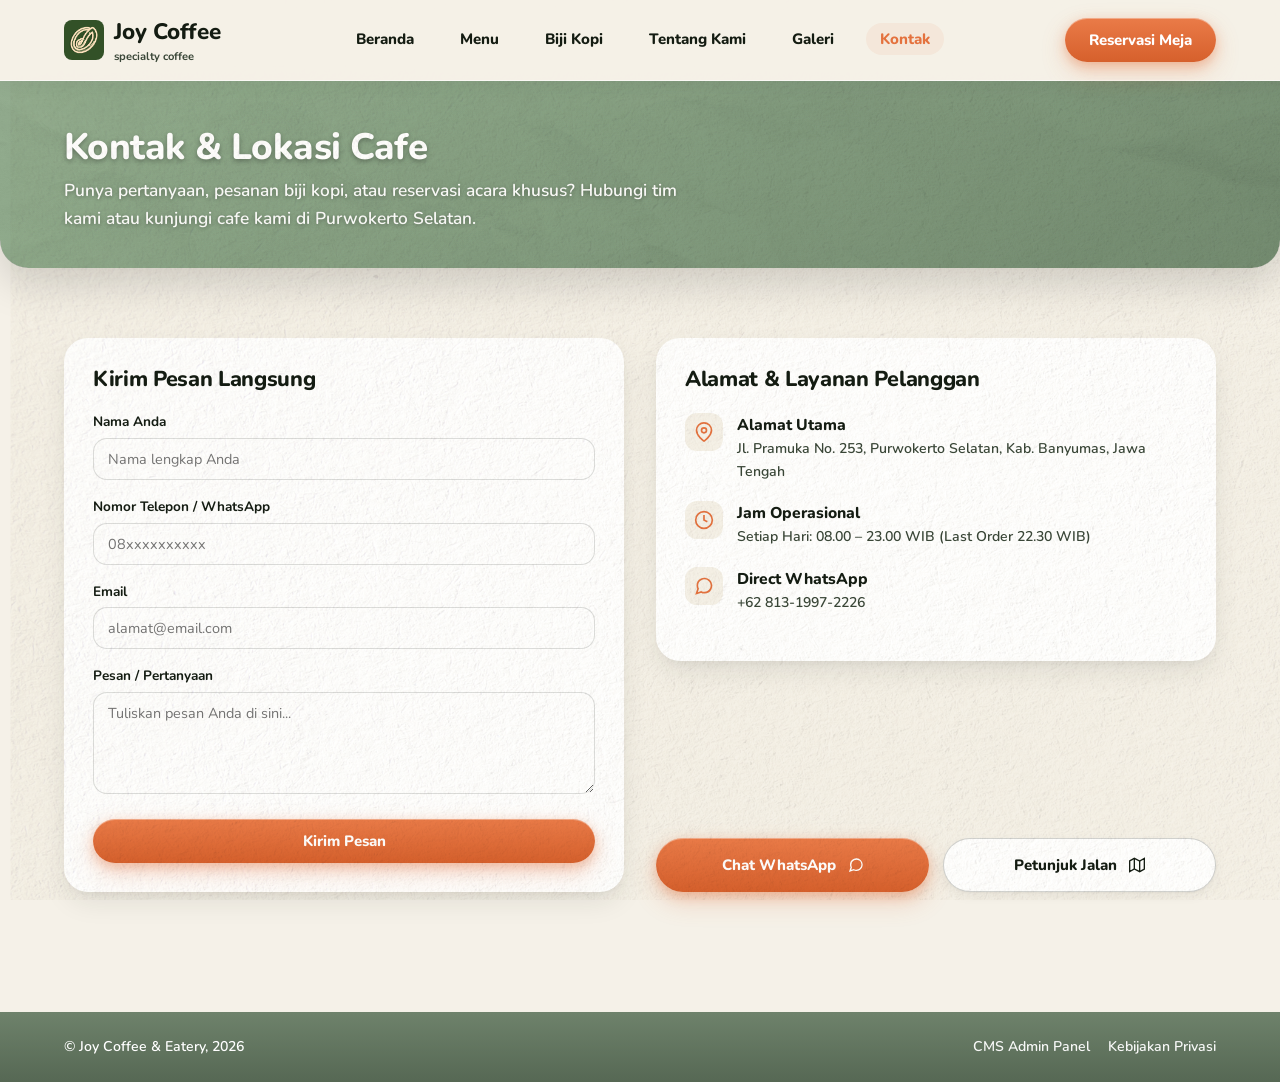
<file: coffe1/contact.html>
<!DOCTYPE html>
<html lang="id">
<head>
  <meta charset="UTF-8">
  <meta name="viewport" content="width=device-width, initial-scale=1.0">
  <title>Kontak & Lokasi - Joy Coffee & Eatery</title>
  <meta name="description" content="Hubungi Joy Coffee & Eatery Purwokerto. Informasi alamat di Jl. Pramuka No. 253, nomor WhatsApp, jam buka, dan peta lokasi Google Maps.">
  <link rel="stylesheet" href="style.css">
</head>
<body>

  <!-- Navbar -->
  <header class="navbar">
    <div class="container nav-wrapper">
      <a href="index.html" class="logo">
        <img src="images/logo.png" alt="Joy Coffee Logo" class="logo-img">
        <div class="logo-text">
          Joy Coffee
          <small>specialty coffee</small>
        </div>
      </a>

      <ul class="nav-links">
        <li><a href="index.html">Beranda</a></li>
        <li><a href="menu.html">Menu</a></li>
        <li><a href="beans.html">Biji Kopi</a></li>
        <li><a href="about.html">Tentang Kami</a></li>
        <li><a href="gallery.html">Galeri</a></li>
        <li><a href="contact.html" class="active">Kontak</a></li>
        <li class="mobile-res-item"><button class="btn btn-primary" onclick="openModal('reservationModal')" style="width:100%; margin-top:8px;">Reservasi Meja</button></li>
      </ul>

      <div class="nav-actions">
        <button class="nav-toggle-btn" onclick="toggleMobileNav()"><svg width="18" height="18" viewBox="0 0 24 24" fill="none" stroke="currentColor" stroke-width="2.2" stroke-linecap="round"><line x1="3" y1="6" x2="21" y2="6"></line><line x1="3" y1="12" x2="21" y2="12"></line><line x1="3" y1="18" x2="21" y2="18"></line></svg> Menu</button>
        <button class="btn btn-primary desktop-res-btn" onclick="openModal('reservationModal')">
          Reservasi Meja
        </button>
      </div>
    </div>
  </header>

  <!-- Page Banner -->
  <div class="page-banner">
    <div class="container">
      <h1>Kontak & Lokasi Cafe</h1>
      <p>Punya pertanyaan, pesanan biji kopi, atau reservasi acara khusus? Hubungi tim kami atau kunjungi cafe kami di Purwokerto Selatan.</p>
    </div>
  </div>

  <!-- Contact & Map Section -->
  <section style="padding: 50px 0 80px;">
    <div class="container">
      
      <!-- REPLACED INLINE GRID WITH RESPONSIVE CLASS .grid-2-col -->
      <div class="grid-2-col" style="margin-bottom: 40px;">
        
        <!-- Direct Form -->
        <div style="background: white; border-radius: 24px; padding: 28px; box-shadow: var(--shadow-tactile-md); border: 1px solid rgba(255,255,255,0.9); width: 100%; box-sizing: border-box;">
          <h3 style="font-size: 1.35rem; font-weight: 800; margin-bottom: 18px;">Kirim Pesan Langsung</h3>
          <form onsubmit="event.preventDefault(); alert('Terima kasih! Pesan Anda telah terkirim ke tim Joy Coffee.'); this.reset();">
            <div class="form-group">
              <label>Nama Anda</label>
              <input type="text" class="form-control" placeholder="Nama lengkap Anda" required>
            </div>
            <div class="form-group">
              <label>Nomor Telepon / WhatsApp</label>
              <input type="tel" class="form-control" placeholder="08xxxxxxxxxx" required>
            </div>
            <div class="form-group">
              <label>Email</label>
              <input type="email" class="form-control" placeholder="alamat@email.com" required>
            </div>
            <div class="form-group">
              <label>Pesan / Pertanyaan</label>
              <textarea class="form-control" rows="4" placeholder="Tuliskan pesan Anda di sini..." required></textarea>
            </div>
            <button type="submit" class="btn btn-primary" style="width: 100%;">Kirim Pesan</button>
          </form>
        </div>

        <!-- Location Cards & Direct WhatsApp -->
        <div style="display: flex; flex-direction: column; justify-content: space-between; gap: 20px; width: 100%;">
          <div style="background: white; border-radius: 24px; padding: 28px; box-shadow: var(--shadow-tactile-md); border: 1px solid rgba(255,255,255,0.9); width: 100%; box-sizing: border-box;">
            <h3 style="font-size: 1.35rem; font-weight: 800; margin-bottom: 20px;">Alamat & Layanan Pelanggan</h3>

            <div class="info-item">
              <div class="info-icon"><svg width="20" height="20" viewBox="0 0 24 24" fill="none" stroke="currentColor" stroke-width="2"><path d="M21 10c0 7-9 13-9 13s-9-6-9-13a9 9 0 0 1 18 0z"></path><circle cx="12" cy="10" r="3"></circle></svg></div>
              <div class="info-text">
                <strong>Alamat Utama</strong>
                <p>Jl. Pramuka No. 253, Purwokerto Selatan, Kab. Banyumas, Jawa Tengah</p>
              </div>
            </div>

            <div class="info-item">
              <div class="info-icon"><svg width="20" height="20" viewBox="0 0 24 24" fill="none" stroke="currentColor" stroke-width="2"><circle cx="12" cy="12" r="10"></circle><polyline points="12 6 12 12 16 14"></polyline></svg></div>
              <div class="info-text">
                <strong>Jam Operasional</strong>
                <p>Setiap Hari: 08.00 – 23.00 WIB (Last Order 22.30 WIB)</p>
              </div>
            </div>

            <div class="info-item">
              <div class="info-icon"><svg width="20" height="20" viewBox="0 0 24 24" fill="none" stroke="currentColor" stroke-width="2"><path d="M21 11.5a8.38 8.38 0 0 1-.9 3.8 8.5 8.5 0 0 1-7.6 4.7 8.38 8.38 0 0 1-3.8-.9L3 21l1.9-5.7a8.38 8.38 0 0 1-.9-3.8 8.5 8.5 0 0 1 4.7-7.6 8.38 8.38 0 0 1 3.8-.9h.5a8.48 8.48 0 0 1 8 8v.5z"></path></svg></div>
              <div class="info-text">
                <strong>Direct WhatsApp</strong>
                <p>+62 813-1997-2226</p>
              </div>
            </div>
          </div>

          <!-- Quick Action Buttons -->
          <div style="display: grid; grid-template-columns: repeat(auto-fit, minmax(140px, 1fr)); gap: 14px; width: 100%;">
            <a href="https://wa.me/6281319972226?text=Halo%20Joy%20Coffee!%20Saya%20ingin%20bertanya" target="_blank" class="btn btn-primary" style="padding: 14px; width: 100%;">
              Chat WhatsApp <svg width="16" height="16" viewBox="0 0 24 24" fill="none" stroke="currentColor" stroke-width="2" style="vertical-align:middle; margin-left:4px;"><path d="M21 11.5a8.38 8.38 0 0 1-.9 3.8 8.5 8.5 0 0 1-7.6 4.7 8.38 8.38 0 0 1-3.8-.9L3 21l1.9-5.7a8.38 8.38 0 0 1-.9-3.8 8.5 8.5 0 0 1 4.7-7.6 8.38 8.38 0 0 1 3.8-.9h.5a8.48 8.48 0 0 1 8 8v.5z"></path></svg>
            </a>
            <a href="https://maps.google.com/?q=Joy+Coffee+Eatery+Purwokerto" target="_blank" class="btn btn-secondary" style="padding: 14px; width: 100%;">
              Petunjuk Jalan <svg width="16" height="16" viewBox="0 0 24 24" fill="none" stroke="currentColor" stroke-width="2" style="vertical-align:middle; margin-left:4px;"><polygon points="1 6 1 22 8 18 16 22 23 18 23 2 16 6 8 2 1 6"></polygon><line x1="8" y1="2" x2="8" y2="18"></line><line x1="16" y1="6" x2="16" y2="22"></line></svg>
            </a>
          </div>
        </div>

      </div>

    </div>
  </section>

  <!-- Footer -->
  <footer>
    <div class="container footer-wrapper">
      <div>© Joy Coffee & Eatery, 2026</div>
      <ul class="footer-links">
        <li><a href="admin.html">CMS Admin Panel</a></li>
        <li><a href="contact.html">Kebijakan Privasi</a></li>
      </ul>
    </div>
  </footer>

  <!-- Modal Reservation -->
  <div class="modal-backdrop" id="modalBackdrop"></div>
  <div class="modal-container" id="reservationModal">
    <div class="modal-header">
      <h3 class="modal-title">Reservasi Meja</h3>
      <button class="modal-close" onclick="closeModal()"><svg width="16" height="16" viewBox="0 0 24 24" fill="none" stroke="currentColor" stroke-width="2.2" stroke-linecap="round"><line x1="18" y1="6" x2="6" y2="18"></line><line x1="6" y1="6" x2="18" y2="18"></line></svg></button>
    </div>
    <form id="reservationForm">
      <div class="form-group">
        <label>Nama Lengkap</label>
        <input type="text" id="resName" class="form-control" placeholder="Masukkan nama Anda" required>
      </div>
      <div class="form-row">
        <div class="form-group">
          <label>Nomor WhatsApp</label>
          <input type="tel" id="resPhone" class="form-control" placeholder="08xxxxxxxxxx" required>
        </div>
        <div class="form-group">
          <label>Jumlah Tamu</label>
          <select id="resGuests" class="form-control">
            <option value="1-2">1 - 2 Orang</option>
            <option value="3-4" selected>3 - 4 Orang</option>
            <option value="5-8">5 - 8 Orang</option>
          </select>
        </div>
      </div>
      <div class="form-row">
        <div class="form-group">
          <label>Tanggal</label>
          <input type="date" id="resDate" class="form-control" required>
        </div>
        <div class="form-group">
          <label>Waktu</label>
          <input type="time" id="resTime" class="form-control" value="14:00" required>
        </div>
      </div>
      <button type="submit" class="btn btn-primary" style="width:100%;">Kirim Reservasi</button>
    </form>
  </div>

  <script src="app.js"></script>
</body>
</html>
</file>
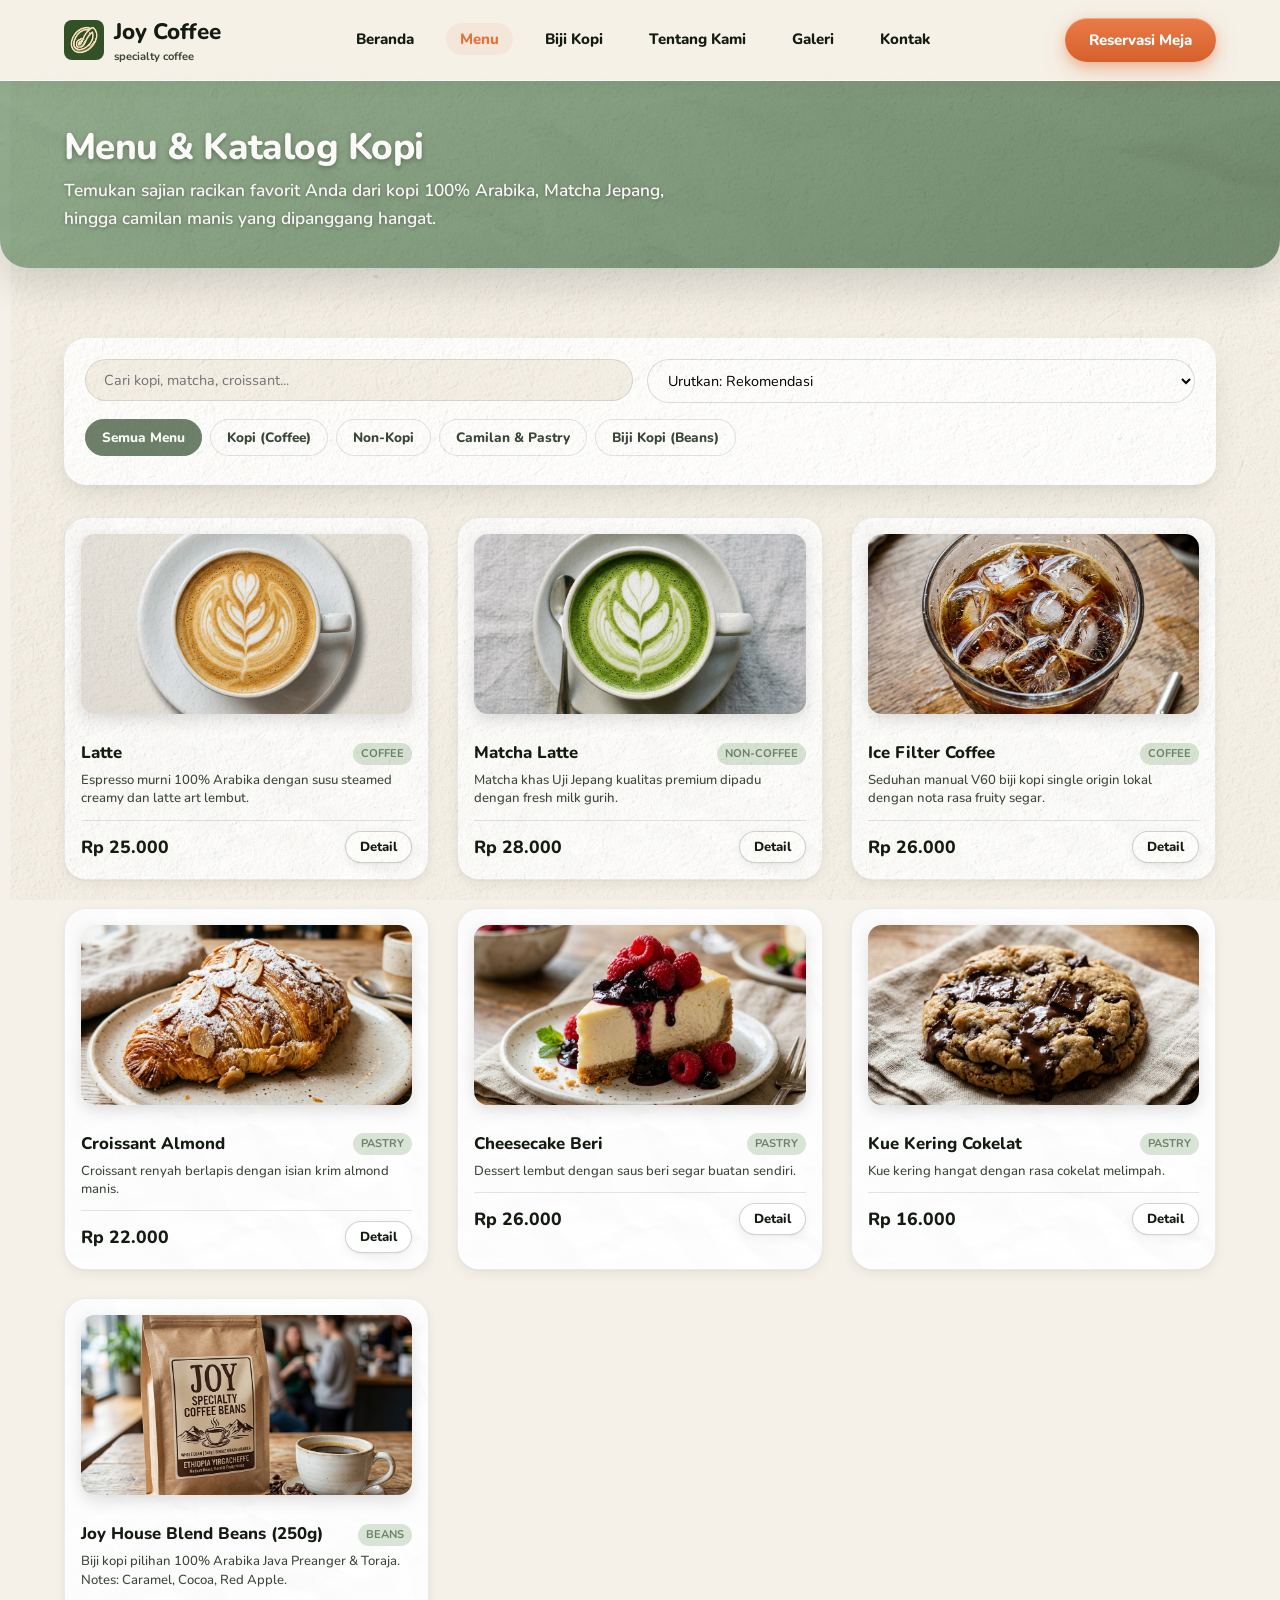
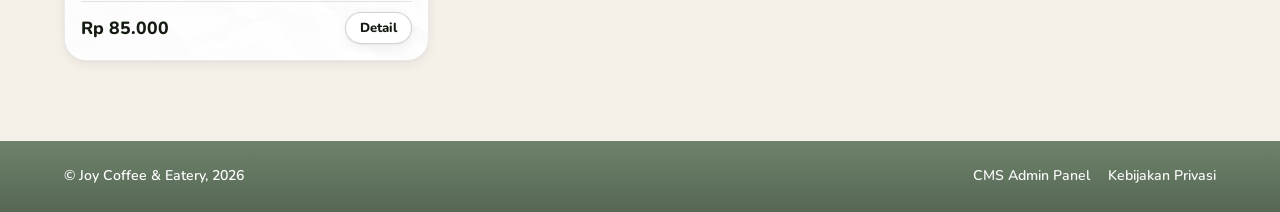
<file: coffe1/menu.html>
<!DOCTYPE html>
<html lang="id">
<head>
  <meta charset="UTF-8">
  <meta name="viewport" content="width=device-width, initial-scale=1.0">
  <title>Menu Lengkap & Pencarian - Joy Coffee & Eatery</title>
  <meta name="description" content="Jelajahi daftar menu lengkap Joy Coffee & Eatery Purwokerto. Cari kopi 100% Arabika, Matcha, Pastry segar, dan Biji Kopi favorit Anda.">
  <link rel="stylesheet" href="style.css">
</head>
<body>

  <!-- Navbar -->
  <header class="navbar">
    <div class="container nav-wrapper">
      <a href="index.html" class="logo">
        <img src="images/logo.png" alt="Joy Coffee Logo" class="logo-img">
        <div class="logo-text">
          Joy Coffee
          <small>specialty coffee</small>
        </div>
      </a>

      <ul class="nav-links">
        <li><a href="index.html">Beranda</a></li>
        <li><a href="menu.html" class="active">Menu</a></li>
        <li><a href="beans.html">Biji Kopi</a></li>
        <li><a href="about.html">Tentang Kami</a></li>
        <li><a href="gallery.html">Galeri</a></li>
        <li><a href="contact.html">Kontak</a></li>
        <li class="mobile-res-item"><button class="btn btn-primary" onclick="openModal('reservationModal')" style="width:100%; margin-top:8px;">Reservasi Meja</button></li>
      </ul>

      <div class="nav-actions">
        <button class="nav-toggle-btn" onclick="toggleMobileNav()"><svg width="18" height="18" viewBox="0 0 24 24" fill="none" stroke="currentColor" stroke-width="2.2" stroke-linecap="round"><line x1="3" y1="6" x2="21" y2="6"></line><line x1="3" y1="12" x2="21" y2="12"></line><line x1="3" y1="18" x2="21" y2="18"></line></svg> Menu</button>
        <button class="btn btn-primary desktop-res-btn" onclick="openModal('reservationModal')">
          Reservasi Meja
        </button>
      </div>
    </div>
  </header>

  <!-- Page Banner -->
  <div class="page-banner">
    <div class="container">
      <h1>Menu & Katalog Kopi</h1>
      <p>Temukan sajian racikan favorit Anda dari kopi 100% Arabika, Matcha Jepang, hingga camilan manis yang dipanggang hangat.</p>
    </div>
  </div>

  <!-- Main Menu Search & Catalog Section -->
  <section style="padding: 50px 0 80px;">
    <div class="container">
      
      <!-- Search & Filters Toolbar -->
      <div style="background: white; border-radius: var(--radius-md); padding: 20px; box-shadow: var(--shadow-tactile-md); margin-bottom: 32px; border: 1px solid rgba(255,255,255,0.9); width: 100%; box-sizing: border-box;">
        <div class="grid-2-col" style="gap: 14px; margin-bottom: 16px;">
          <div class="search-box" style="margin: 0; width: 100%;">
            <input type="text" id="menuPageSearch" placeholder="Cari kopi, matcha, croissant...">
          </div>
          <div>
            <select id="menuSort" class="form-control" style="border-radius: var(--radius-pill); padding: 10px 16px; width: 100%;">
              <option value="default">Urutkan: Rekomendasi</option>
              <option value="price-asc">Harga: Terendah ke Tertinggi</option>
              <option value="price-desc">Harga: Tertinggi ke Terendah</option>
              <option value="name-asc">Nama: A - Z</option>
            </select>
          </div>
        </div>

        <!-- Filter Category Tabs -->
        <div class="category-tabs" style="margin: 0;">
          <button class="tab-btn active" data-category="all">Semua Menu</button>
          <button class="tab-btn" data-category="coffee">Kopi (Coffee)</button>
          <button class="tab-btn" data-category="non-coffee">Non-Kopi</button>
          <button class="tab-btn" data-category="pastry">Camilan & Pastry</button>
          <button class="tab-btn" data-category="beans">Biji Kopi (Beans)</button>
        </div>
      </div>

      <!-- Menu Grid Showcase WITH RESPONSIVE CLASS .grid-3-col -->
      <div id="menuPageGrid" class="grid-3-col">
        <!-- Dynamic JS Content -->
      </div>

    </div>
  </section>

  <!-- Footer -->
  <footer>
    <div class="container footer-wrapper">
      <div>© Joy Coffee & Eatery, 2026</div>
      <ul class="footer-links">
        <li><a href="admin.html">CMS Admin Panel</a></li>
        <li><a href="contact.html">Kebijakan Privasi</a></li>
      </ul>
    </div>
  </footer>

  <!-- Modal Reservation -->
  <div class="modal-backdrop" id="modalBackdrop"></div>
  <div class="modal-container" id="reservationModal">
    <div class="modal-header">
      <h3 class="modal-title">Reservasi Meja</h3>
      <button class="modal-close" onclick="closeModal()"><svg width="16" height="16" viewBox="0 0 24 24" fill="none" stroke="currentColor" stroke-width="2.2" stroke-linecap="round"><line x1="18" y1="6" x2="6" y2="18"></line><line x1="6" y1="6" x2="18" y2="18"></line></svg></button>
    </div>
    <form id="reservationForm">
      <div class="form-group">
        <label>Nama Lengkap</label>
        <input type="text" id="resName" class="form-control" placeholder="Masukkan nama Anda" required>
      </div>
      <div class="form-row">
        <div class="form-group">
          <label>Nomor WhatsApp</label>
          <input type="tel" id="resPhone" class="form-control" placeholder="08xxxxxxxxxx" required>
        </div>
        <div class="form-group">
          <label>Jumlah Tamu</label>
          <select id="resGuests" class="form-control">
            <option value="1-2">1 - 2 Orang</option>
            <option value="3-4" selected>3 - 4 Orang</option>
            <option value="5-8">5 - 8 Orang</option>
            <option value="Group 10+">Group (>10 Orang)</option>
          </select>
        </div>
      </div>
      <div class="form-row">
        <div class="form-group">
          <label>Tanggal</label>
          <input type="date" id="resDate" class="form-control" required>
        </div>
        <div class="form-group">
          <label>Waktu</label>
          <input type="time" id="resTime" class="form-control" value="14:00" required>
        </div>
      </div>
      <button type="submit" class="btn btn-primary" style="width:100%;">Kirim Reservasi</button>
    </form>
  </div>

  <script src="app.js"></script>
  <script>
    document.addEventListener('DOMContentLoaded', () => {
      renderMenuPage();

      const searchInput = document.getElementById('menuPageSearch');
      const sortSelect = document.getElementById('menuSort');
      const tabs = document.querySelectorAll('.category-tabs .tab-btn');

      if (searchInput) searchInput.addEventListener('input', renderMenuPage);
      if (sortSelect) sortSelect.addEventListener('change', renderMenuPage);

      tabs.forEach(tab => {
        tab.addEventListener('click', () => {
          tabs.forEach(t => t.classList.remove('active'));
          tab.classList.add('active');
          renderMenuPage();
        });
      });
    });

    function renderMenuPage() {
      const container = document.getElementById('menuPageGrid');
      const searchVal = document.getElementById('menuPageSearch') ? document.getElementById('menuPageSearch').value.toLowerCase() : '';
      const sortVal = document.getElementById('menuSort') ? document.getElementById('menuSort').value : 'default';
      const activeTab = document.querySelector('.category-tabs .tab-btn.active');
      const activeCat = activeTab ? activeTab.dataset.category : 'all';

      let items = getMenuData();

      if (activeCat !== 'all') {
        items = items.filter(i => i.category === activeCat);
      }
      if (searchVal.trim() !== '') {
        items = items.filter(i => i.name.toLowerCase().includes(searchVal) || i.desc.toLowerCase().includes(searchVal));
      }

      if (sortVal === 'price-asc') items.sort((a,b) => a.price - b.price);
      if (sortVal === 'price-desc') items.sort((a,b) => b.price - a.price);
      if (sortVal === 'name-asc') items.sort((a,b) => a.name.localeCompare(b.name));

      if (items.length === 0) {
        container.innerHTML = `<div style="grid-column:1/-1; text-align:center; padding:60px 0; color:var(--text-muted); font-size:1rem;">Menu tidak ditemukan. Cobalah kata kunci lain.</div>`;
        return;
      }

      container.innerHTML = items.map(item => `
        <div class="food-card" style="flex-direction:column; align-items:flex-start; width:100%; box-sizing:border-box;">
          <div style="width:100%; height:180px; border-radius:14px; overflow:hidden; margin-bottom:12px; box-shadow:0 6px 16px rgba(0,0,0,0.12);">
            <img src="${item.image}" alt="${item.name}" style="width:100%; height:100%; object-fit:cover;">
          </div>
          <div style="width:100%;">
            <div style="display:flex; justify-content:space-between; align-items:center; margin-bottom:4px; gap:8px;">
              <h4 style="font-size:1.05rem; font-weight:800; word-break:break-word;">${item.name}</h4>
              <span style="font-size:0.7rem; font-weight:700; background:var(--bg-sage-light); color:var(--bg-sage-dark); padding:2px 8px; border-radius:20px; text-transform:uppercase; flex-shrink:0;">${item.category}</span>
            </div>
            <p style="font-size:0.82rem; color:var(--text-muted); margin-bottom:12px; line-height:1.4;">${item.desc}</p>
            <div style="display:flex; justify-content:space-between; align-items:center; padding-top:10px; border-top:1px solid var(--border-subtle); width:100%;">
              <span style="font-size:1.1rem; font-weight:800; color:var(--text-dark);">Rp ${formatNumber(item.price)}</span>
              <button class="btn btn-secondary" style="padding:6px 14px; font-size:0.82rem;" onclick="alert('${item.name}: ${item.desc}\\n\\nHarga: Rp ${formatNumber(item.price)}')">Detail</button>
            </div>
          </div>
        </div>
      `).join('');
    }
  </script>
</body>
</html>
</file>
<file: coffe1/style.css>
/* ==========================================================================
   JOY COFFEE & EATERY - HIGH-CONTRAST FLUID RESPONSIVE DESIGN SYSTEM
   ========================================================================== */

@import url('https://fonts.googleapis.com/css2?family=Nunito:wght@400;500;600;700;800;900&display=swap');

:root {
  --bg-cream: #f5f1e8;
  --bg-cream-light: #faf7f2;
  --bg-cream-card: #ffffff;
  
  --bg-sage-light: #d8e4d5;
  --bg-sage: #889c85;
  --bg-sage-dark: #6e826b;
  --bg-sage-deep: #566854;
  
  --accent-orange: #e4723e;
  --accent-orange-dark: #cb5b29;
  --accent-orange-glow: rgba(228, 114, 62, 0.4);
  
  /* HIGH-CONTRAST TYPOGRAPHY COLORS */
  --text-dark: #141c12;
  --text-muted: #3a4738;
  --text-light: #ffffff;
  --text-dim: #f5f3ec;
  
  --border-glass: rgba(255, 255, 255, 0.6);
  --border-subtle: rgba(30, 38, 28, 0.12);
  --border-light-sage: rgba(136, 156, 133, 0.25);
  
  --font-family: 'Nunito', -apple-system, BlinkMacSystemFont, 'Segoe UI', Roboto, sans-serif;
  
  --radius-sm: 14px;
  --radius-md: 22px;
  --radius-lg: 32px;
  --radius-organic: 32px 100px 32px 32px;
  --radius-pill: 999px;
  
  --shadow-tactile-sm: 0 1px 2px rgba(0,0,0,0.04), 0 4px 12px rgba(30, 38, 28, 0.06), inset 0 1px 0 rgba(255,255,255,0.8);
  --shadow-tactile-md: 0 4px 8px -2px rgba(0,0,0,0.04), 0 12px 28px -4px rgba(30, 38, 28, 0.1), inset 0 1px 0 rgba(255,255,255,0.9);
  --shadow-tactile-lg: 0 10px 20px -5px rgba(0,0,0,0.08), 0 24px 50px -10px rgba(30, 38, 28, 0.18), inset 0 1px 1px rgba(255,255,255,0.8);
  --shadow-button-orange: 0 4px 12px rgba(228, 114, 62, 0.35), 0 10px 24px rgba(228, 114, 62, 0.25), inset 0 1px 0 rgba(255, 255, 255, 0.35);

  --transition: all 0.3s cubic-bezier(0.2, 0.8, 0.2, 1);
}

*, *::before, *::after { box-sizing: border-box; margin: 0; padding: 0; }
html { scroll-behavior: smooth; font-size: 16px; width: 100%; overflow-x: hidden; }

/* WEB BACKGROUND TEXTURE (bgweb.png) */
body {
  font-family: var(--font-family);
  font-weight: 500;
  background-color: var(--bg-cream);
  color: var(--text-dark);
  line-height: 1.6;
  width: 100%;
  overflow-x: hidden;
  position: relative;
  -webkit-font-smoothing: antialiased;
}

body::after {
  content: '';
  position: fixed;
  inset: 0;
  background-image: url('images/bgweb.png');
  background-repeat: repeat;
  background-size: auto;
  pointer-events: none;
  z-index: 999;
  opacity: 0.35;
  mix-blend-mode: multiply;
}

img { max-width: 100%; height: auto; display: block; }
button, input, select, textarea { font-family: var(--font-family); outline: none; }
a { color: inherit; text-decoration: none; }

.container {
  max-width: 1200px;
  width: 100%;
  margin: 0 auto;
  padding: 0 24px;
  box-sizing: border-box;
}

h1, h2, h3, .hero-title, .section-title {
  font-family: var(--font-family);
  font-weight: 800;
  color: var(--text-dark);
  letter-spacing: -0.015em;
  line-height: 1.2;
  word-break: break-word;
  overflow-wrap: break-word;
}

.section-title { font-size: clamp(1.5rem, 4vw, 2.25rem); }
.section-subtitle { font-weight: 600; font-size: clamp(0.92rem, 2.2vw, 1.05rem); color: var(--text-muted); margin-top: 6px; line-height: 1.5; }

/* Global Grid Utilities */
.grid-2-col { display: grid; grid-template-columns: repeat(2, 1fr); gap: 32px; width: 100%; }
.grid-3-col { display: grid; grid-template-columns: repeat(3, 1fr); gap: 28px; width: 100%; }
.grid-4-col { display: grid; grid-template-columns: repeat(4, 1fr); gap: 20px; width: 100%; }

/* Navbar System */
.navbar {
  position: sticky; top: 0; z-index: 1000;
  background: rgba(245, 241, 232, 0.96); backdrop-filter: blur(16px) saturate(180%);
  -webkit-backdrop-filter: blur(16px) saturate(180%);
  padding: 14px 0; border-bottom: 1px solid rgba(255, 255, 255, 0.6); box-shadow: 0 4px 20px rgba(0, 0, 0, 0.04);
  width: 100%;
}
.navbar .nav-wrapper { display: flex; align-items: center; justify-content: space-between; gap: 16px; width: 100%; }
.logo { display: flex; align-items: center; gap: 10px; font-weight: 800; font-size: clamp(1.15rem, 3vw, 1.4rem); color: var(--text-dark); flex-shrink: 0; }
.logo-img { height: 40px; width: auto; max-width: 140px; object-fit: contain; flex-shrink: 0; border-radius: 8px; }
.logo-icon { width: 38px; height: 38px; background: linear-gradient(135deg, #7a8d77 0%, #5d6e5a 100%); color: white; border-radius: 50%; display: flex; align-items: center; justify-content: center; box-shadow: 0 6px 16px rgba(93, 110, 90, 0.35); flex-shrink: 0; }
.logo-text small { display: block; font-size: 0.7rem; font-weight: 700; color: var(--text-muted); margin-top: -2px; }

.nav-links { display: flex; align-items: center; gap: 18px; list-style: none; }
.nav-links a { font-weight: 800; font-size: 0.94rem; color: var(--text-dark); transition: var(--transition); padding: 6px 14px; border-radius: var(--radius-pill); white-space: nowrap; }
.nav-links a:hover, .nav-links a.active { color: var(--accent-orange); background: rgba(228, 114, 62, 0.08); }

.mobile-res-item { display: none; }
.desktop-res-btn { display: inline-flex; }

.nav-actions { display: flex; align-items: center; gap: 10px; flex-shrink: 0; }
.nav-toggle-btn {
  display: none; background: white; border: 1px solid var(--border-subtle);
  padding: 8px 14px; border-radius: var(--radius-pill); cursor: pointer;
  color: var(--text-dark); font-weight: 800; font-size: 0.9rem; box-shadow: var(--shadow-tactile-sm);
  align-items: center; gap: 6px; flex-shrink: 0;
}

.btn { display: inline-flex; align-items: center; justify-content: center; gap: 8px; padding: 12px 24px; border-radius: var(--radius-pill); font-weight: 800; font-size: 0.94rem; cursor: pointer; transition: var(--transition); border: none; text-align: center; white-space: nowrap; box-sizing: border-box; }
.btn-primary { background: linear-gradient(180deg, #ea7b48 0%, #d6602c 100%); color: white; box-shadow: var(--shadow-button-orange); }
.btn-primary:hover { background: linear-gradient(180deg, #f08451 0%, #dd6732 100%); transform: translateY(-2px); box-shadow: 0 10px 24px rgba(228, 114, 62, 0.45); }
.btn-secondary { background: white; color: var(--text-dark); border: 1px solid rgba(30, 38, 28, 0.2); box-shadow: var(--shadow-tactile-sm); }
.btn-secondary:hover { background: var(--bg-cream-light); transform: translateY(-2px); }
.btn-cream { background: white; color: var(--text-dark); font-weight: 800; border: 1px solid rgba(255, 255, 255, 0.8); box-shadow: var(--shadow-tactile-md); }
.btn-sage { background: linear-gradient(180deg, #788c75 0%, #60735d 100%); color: white; box-shadow: 0 6px 18px rgba(96, 115, 93, 0.35); }

/* Sub-page Banner */
.page-banner {
  position: relative;
  background: linear-gradient(145deg, #6e826b 0%, #566854 100%);
  color: white; padding: 44px 0 36px; border-radius: 0 0 28px 28px; box-shadow: 0 16px 40px rgba(0,0,0,0.15); margin-bottom: 20px; width: 100%;
  overflow: hidden;
}
.page-banner::before {
  content: ''; position: absolute; inset: 0;
  background-image: url('images/bgcard.png'); background-size: cover; background-position: center;
  pointer-events: none; opacity: 0.35; mix-blend-mode: overlay; z-index: 1;
}
.page-banner > * { position: relative; z-index: 2; }
.page-banner h1 { color: #ffffff; font-size: clamp(1.75rem, 4vw, 2.3rem); margin-bottom: 8px; word-break: break-word; text-shadow: 0 2px 5px rgba(0,0,0,0.3); }
.page-banner p { color: #ffffff !important; opacity: 0.98; font-size: clamp(0.95rem, 2.5vw, 1.08rem); font-weight: 600; max-width: 620px; text-shadow: 0 1px 4px rgba(0,0,0,0.35); }

/* FULL-BLEED EDITORIAL GRADIENT HERO BACKGROUND (DESKTOP & MOBILE) */
.hero {
  position: relative;
  padding: 70px 0 80px;
  width: 100%;
  overflow: hidden;
  background-color: var(--bg-cream);
  min-height: 520px;
  display: flex;
  align-items: center;
}

/* Photo Background on Right Side (Desktop) */
.hero-bg-photo {
  position: absolute;
  top: 0;
  right: 0;
  width: 58%;
  height: 100%;
  background-image: url('images/image.png');
  background-size: cover;
  background-position: center right;
  z-index: 1;
  -webkit-mask-image: linear-gradient(to right, transparent 0%, rgba(0, 0, 0, 0.4) 18%, rgba(0, 0, 0, 1) 50%);
  mask-image: linear-gradient(to right, transparent 0%, rgba(0, 0, 0, 0.4) 18%, rgba(0, 0, 0, 1) 50%);
}

/* Gradient Overlay Fading Left to Right (Desktop) */
.hero-bg-overlay {
  position: absolute;
  inset: 0;
  background: linear-gradient(90deg, #f5f1e8 0%, rgba(245, 241, 232, 0.96) 38%, rgba(245, 241, 232, 0.45) 65%, transparent 100%);
  z-index: 2;
  pointer-events: none;
}

.hero-container-inner {
  position: relative;
  z-index: 3;
  width: 100%;
}

.hero-content {
  max-width: 580px;
  position: relative;
  z-index: 3;
}

.hero-title { font-weight: 800; font-size: clamp(1.8rem, 4vw, 3.1rem); line-height: 1.15; color: var(--text-dark); margin-bottom: 18px; word-break: break-word; }
.hero-subtitle { font-size: clamp(0.95rem, 2vw, 1.05rem); font-weight: 600; color: var(--text-muted); margin-bottom: 28px; max-width: 500px; }
.hero-actions { display: flex; align-items: center; gap: 14px; margin-bottom: 32px; flex-wrap: wrap; }
.hero-badges { display: flex; align-items: center; gap: 10px; flex-wrap: wrap; }
.badge-pill { display: inline-flex; align-items: center; gap: 6px; background: #ffffff; padding: 7px 16px; border-radius: var(--radius-pill); font-size: 0.82rem; font-weight: 700; color: var(--text-dark); box-shadow: 0 4px 12px rgba(0,0,0,0.08); border: 1px solid rgba(0,0,0,0.08); }

/* Gallery Showcase Section */
.home-gallery-section { padding: 50px 0; width: 100%; }
.home-gallery-grid { display: grid; grid-template-columns: repeat(3, 1fr); gap: 20px; margin-top: 28px; width: 100%; }
.home-gallery-card, .gallery-card-item {
  height: clamp(190px, 30vh, 270px); border-radius: 20px; overflow: hidden; position: relative;
  box-shadow: var(--shadow-tactile-md); cursor: pointer; border: 3px solid white; width: 100%;
  background-color: #ffffff;
}
.home-gallery-card img, .gallery-card-item img { width: 100%; height: 100%; object-fit: cover; transition: transform 0.6s cubic-bezier(0.2, 0.8, 0.2, 1); }
.home-gallery-card:hover img, .gallery-card-item:hover img { transform: scale(1.08); }
.home-gallery-overlay, .gallery-card-caption {
  position: absolute; inset: 0; background: linear-gradient(180deg, transparent 30%, rgba(20, 28, 18, 0.92) 100%);
  display: flex; flex-direction: column; justify-content: flex-end; padding: 16px; color: white;
  opacity: 0; transition: opacity 0.3s ease;
}
.home-gallery-card:hover .home-gallery-overlay, .gallery-card-item:hover .gallery-card-caption { opacity: 1; }

.category-tabs { display: flex; gap: 8px; overflow-x: auto; padding-bottom: 8px; margin-bottom: 20px; -webkit-overflow-scrolling: touch; width: 100%; }
.tab-btn { padding: 8px 16px; border-radius: var(--radius-pill); border: 1px solid var(--border-subtle); background: white; font-weight: 800; font-size: 0.85rem; color: var(--text-muted); cursor: pointer; white-space: nowrap; flex-shrink: 0; }
.tab-btn.active, .tab-btn:hover { background: var(--bg-sage-dark); color: white; border-color: var(--bg-sage-dark); }

.gallery-grid-full { display: grid; grid-template-columns: repeat(3, 1fr); gap: 20px; width: 100%; }

/* Minuman Populer Section */
.popular-section { padding: 50px 0; width: 100%; }
.popular-container {
  position: relative;
  background: linear-gradient(145deg, #6e826b 0%, #566854 100%);
  border-radius: var(--radius-lg); padding: 40px 32px; color: #ffffff; box-shadow: 0 20px 50px -10px rgba(30, 38, 28, 0.3); border: 1px solid rgba(255, 255, 255, 0.2); width: 100%; box-sizing: border-box;
  overflow: hidden;
}
.popular-container::before {
  content: ''; position: absolute; inset: 0;
  background-image: url('images/bgcard.png'); background-size: cover; background-position: center;
  pointer-events: none; opacity: 0.35; mix-blend-mode: overlay; z-index: 1;
}
.popular-container > * { position: relative; z-index: 2; }

.popular-header { display: flex; align-items: flex-end; justify-content: space-between; margin-bottom: 32px; gap: 16px; flex-wrap: wrap; }
.popular-header .section-title { color: #ffffff; text-shadow: 0 2px 4px rgba(0,0,0,0.3); }
.popular-header .section-subtitle { color: #ffffff !important; opacity: 0.95; font-weight: 600; text-shadow: 0 1px 3px rgba(0,0,0,0.3); }
.popular-grid { display: grid; grid-template-columns: repeat(3, 1fr); gap: 20px; width: 100%; }

.drink-card {
  background: rgba(255, 255, 255, 0.18);
  backdrop-filter: blur(12px); border: 1px solid rgba(255, 255, 255, 0.35); border-radius: var(--radius-md); padding: 24px 16px; text-align: center; transition: var(--transition); display: flex; flex-direction: column; align-items: center; width: 100%; box-sizing: border-box;
}
.drink-card:hover { background: rgba(255, 255, 255, 0.28); transform: translateY(-6px); box-shadow: 0 16px 36px rgba(0, 0, 0, 0.25); }
.drink-img-wrapper { width: 130px; height: 130px; margin: 0 auto 16px; display: flex; align-items: center; justify-content: center; flex-shrink: 0; }
.drink-img-bg { width: 100%; height: 100%; border-radius: 50%; background: white; box-shadow: 0 12px 26px rgba(0,0,0,0.22); display: flex; align-items: center; justify-content: center; overflow: hidden; padding: 4px; }
.drink-img-bg img { width: 100%; height: 100%; object-fit: cover; border-radius: 50%; }
.drink-title { font-weight: 800; font-size: 1.15rem; color: #ffffff; margin-bottom: 4px; text-shadow: 0 1px 3px rgba(0,0,0,0.3); }
.drink-desc { font-weight: 600; font-size: 0.85rem; color: #f5f3ec; margin-bottom: 12px; opacity: 0.95; }
.drink-price { font-weight: 800; font-size: 1.15rem; color: #ffffff; text-shadow: 0 1px 3px rgba(0,0,0,0.3); }

/* Food Section */
.food-section { padding: 50px 0; width: 100%; }
.food-header { text-align: center; margin-bottom: 32px; }
.food-grid { display: grid; grid-template-columns: repeat(3, 1fr); gap: 20px; width: 100%; }

.food-card {
  position: relative;
  background: white;
  border-radius: var(--radius-md); border: 1px solid rgba(0, 0, 0, 0.08); padding: 16px; display: flex; align-items: center; gap: 14px; box-shadow: var(--shadow-tactile-sm); transition: var(--transition); width: 100%; box-sizing: border-box;
  overflow: hidden;
}
.food-card::before {
  content: ''; position: absolute; inset: 0;
  background-image: url('images/bgcard.png'); background-size: cover; background-position: center;
  pointer-events: none; opacity: 0.25; mix-blend-mode: multiply; z-index: 1;
}
.food-card > * { position: relative; z-index: 2; }
.food-card:hover { transform: translateY(-4px); box-shadow: var(--shadow-tactile-md); }
.food-thumb { width: 84px; height: 84px; min-width: 84px; border-radius: 14px; background: var(--bg-cream); overflow: hidden; box-shadow: 0 6px 14px rgba(0,0,0,0.12); flex-shrink: 0; }
.food-thumb img { width: 100%; height: 100%; object-fit: cover; }
.food-info { flex: 1; min-width: 0; }
.food-info h4 { font-weight: 800; font-size: 1.02rem; color: var(--text-dark); margin-bottom: 4px; }
.food-info p { font-weight: 600; font-size: 0.82rem; color: var(--text-muted); margin-bottom: 8px; line-height: 1.38; }
.food-bottom { display: flex; align-items: center; justify-content: space-between; }
.food-price { font-weight: 800; font-size: 1.05rem; color: var(--text-dark); }
.btn-add-circle { width: 32px; height: 32px; border-radius: 50%; background: linear-gradient(180deg, #788c75 0%, #60735d 100%); color: white; border: none; display: flex; align-items: center; justify-content: center; font-size: 1.1rem; font-weight: 700; cursor: pointer; flex-shrink: 0; }

/* Beans Section */
.beans-section { padding: 44px 0; width: 100%; }
.beans-card {
  position: relative;
  background: linear-gradient(145deg, #e4ead8 0%, #d6e2c8 100%);
  border-radius: var(--radius-lg); padding: 40px; display: grid; grid-template-columns: 1.1fr 0.9fr; gap: 28px; align-items: center; box-shadow: var(--shadow-tactile-md); width: 100%; box-sizing: border-box;
  overflow: hidden;
}
.beans-card::before {
  content: ''; position: absolute; inset: 0;
  background-image: url('images/bgcard.png'); background-size: cover; background-position: center;
  pointer-events: none; opacity: 0.35; mix-blend-mode: overlay; z-index: 1;
}
.beans-card > * { position: relative; z-index: 2; }
.beans-content h3 { font-weight: 800; font-size: clamp(1.5rem, 3.5vw, 2.1rem); color: var(--text-dark); margin-bottom: 12px; word-break: break-word; }
.beans-content p { font-size: 0.95rem; font-weight: 600; color: #2e3a2b; margin-bottom: 20px; }
.beans-badges { display: flex; gap: 10px; margin-top: 20px; flex-wrap: wrap; }
.beans-badge-item { display: flex; align-items: center; gap: 6px; font-size: 0.82rem; font-weight: 800; color: var(--text-dark); background: #ffffff; padding: 6px 14px; border-radius: var(--radius-pill); box-shadow: 0 4px 10px rgba(0,0,0,0.06); }
.beans-photo-box { width: 200px; height: 240px; border-radius: 18px; overflow: hidden; box-shadow: 0 16px 36px rgba(0,0,0,0.18); border: 4px solid white; margin: 0 auto; flex-shrink: 0; }
.beans-photo-box img { width: 100%; height: 100%; object-fit: cover; }

/* Location Card */
.location-section { padding: 44px 0 70px; width: 100%; }
.location-card {
  position: relative;
  background: white;
  border-radius: var(--radius-lg); padding: 40px; display: grid; grid-template-columns: 1fr 1fr; gap: 36px; box-shadow: var(--shadow-tactile-md); width: 100%; box-sizing: border-box;
  overflow: hidden;
}
.location-card::before {
  content: ''; position: absolute; inset: 0;
  background-image: url('images/bgcard.png'); background-size: cover; background-position: center;
  pointer-events: none; opacity: 0.25; mix-blend-mode: multiply; z-index: 1;
}
.location-card > * { position: relative; z-index: 2; }
.info-item { display: flex; align-items: flex-start; gap: 14px; margin-bottom: 18px; }
.info-icon { width: 38px; height: 38px; background: var(--bg-cream); color: var(--accent-orange); border-radius: 12px; display: flex; align-items: center; justify-content: center; min-width: 38px; flex-shrink: 0; }
.info-text strong { display: block; font-weight: 800; font-size: 0.98rem; color: var(--text-dark); }
.info-text p { font-weight: 600; font-size: 0.88rem; color: var(--text-muted); }

.newsletter-box {
  background: linear-gradient(145deg, #f7f4ed 0%, #ebe5d8 100%);
  padding: 28px; border-radius: var(--radius-md); display: flex; flex-direction: column; justify-content: center; width: 100%; box-sizing: border-box;
}
.subscribe-form { display: flex; gap: 8px; width: 100%; }
.subscribe-form input { flex: 1; padding: 10px 16px; border-radius: var(--radius-pill); border: 1px solid rgba(30,38,28,0.15); background: white; font-size: 0.88rem; min-width: 0; }

/* Footer */
footer { background: linear-gradient(180deg, #6e826b 0%, #566854 100%); color: white; padding: 24px 0; font-size: 0.88rem; font-weight: 600; width: 100%; }
.footer-wrapper { display: flex; align-items: center; justify-content: space-between; gap: 14px; flex-wrap: wrap; width: 100%; }
.footer-links { display: flex; gap: 18px; list-style: none; flex-wrap: wrap; }
.footer-links a { color: white; opacity: 0.95; transition: var(--transition); }
.footer-links a:hover { opacity: 1; text-decoration: underline; }

/* Modals */
.modal-backdrop { position: fixed; inset: 0; background: rgba(25, 32, 24, 0.6); backdrop-filter: blur(8px); z-index: 2000; opacity: 0; pointer-events: none; transition: opacity 0.3s ease; }
.modal-backdrop.active { opacity: 1; pointer-events: auto; }
.modal-container {
  position: fixed; top: 50%; left: 50%; transform: translate(-50%, -45%) scale(0.95);
  background: white;
  width: 92%; max-width: 600px; max-height: 90vh; overflow-y: auto; border-radius: var(--radius-lg); box-shadow: 0 25px 60px rgba(0,0,0,0.25); z-index: 2001; opacity: 0; pointer-events: none; transition: all 0.3s cubic-bezier(0.2, 0.8, 0.2, 1); padding: 28px; box-sizing: border-box;
}
.modal-backdrop.active + .modal-container, .modal-container.active { opacity: 1; pointer-events: auto; transform: translate(-50%, -50%) scale(1); }
.modal-header { display: flex; align-items: center; justify-content: space-between; margin-bottom: 18px; padding-bottom: 10px; border-bottom: 1px solid var(--border-subtle); }
.modal-title { font-weight: 800; font-size: 1.3rem; }
.modal-close { background: var(--bg-cream); border: none; width: 32px; height: 32px; border-radius: 50%; cursor: pointer; display: flex; align-items: center; justify-content: center; font-size: 1rem; flex-shrink: 0; }
.form-group { margin-bottom: 16px; }
.form-group label { display: block; font-size: 0.85rem; font-weight: 700; margin-bottom: 5px; }
.form-control { width: 100%; padding: 10px 14px; border-radius: var(--radius-sm); border: 1px solid rgba(30, 38, 28, 0.15); background: var(--bg-cream-card); font-size: 0.9rem; box-sizing: border-box; }
.form-row { display: grid; grid-template-columns: 1fr 1fr; gap: 12px; }
.search-box { margin-bottom: 18px; width: 100%; }
.search-box input { width: 100%; padding: 10px 18px; border-radius: var(--radius-pill); border: 1px solid var(--border-subtle); background: var(--bg-cream); font-size: 0.9rem; box-sizing: border-box; }

/* FLAWLESS RESPONSIVE MEDIA QUERIES FOR TABLET & MOBILE */

@media (max-width: 992px) {
  .nav-toggle-btn { display: inline-flex !important; }
  .desktop-res-btn { display: none !important; }
  .mobile-res-item { display: block !important; width: 100%; }
  
  /* Mobile Overlay Drawer Navigation */
  .nav-links {
    position: fixed;
    top: 66px;
    left: 0;
    width: 100vw;
    height: calc(100vh - 66px);
    background: rgba(245, 241, 232, 0.98);
    backdrop-filter: blur(24px);
    -webkit-backdrop-filter: blur(24px);
    border-top: 1px solid var(--border-subtle);
    flex-direction: column;
    justify-content: flex-start;
    align-items: center;
    padding: 28px 20px;
    gap: 14px;
    box-shadow: 0 20px 40px rgba(0,0,0,0.15);
    display: none;
    overflow-y: auto;
    z-index: 9999;
  }
  .nav-links.active { display: flex !important; }
  .nav-links a { width: 100%; text-align: center; padding: 12px; font-size: 1.05rem; border-radius: var(--radius-md); }

  /* MOBILE HERO: FULL-BLEED TOP BACKGROUND PHOTO FOCUSED ON COFFEE CUP & CROISSANT */
  .hero {
    position: relative;
    padding: 24px 0 44px;
    min-height: auto;
    overflow: hidden;
  }
  
  .hero-bg-photo {
    display: block !important;
    position: absolute;
    top: 0;
    left: 0;
    right: 0;
    width: 100% !important;
    height: 420px !important;
    background-image: url('images/image.png');
    background-size: cover;
    background-position: center 38%;
    z-index: 1;
    -webkit-mask-image: linear-gradient(to bottom, rgba(0, 0, 0, 1) 0%, rgba(0, 0, 0, 0.85) 60%, transparent 100%) !important;
    mask-image: linear-gradient(to bottom, rgba(0, 0, 0, 1) 0%, rgba(0, 0, 0, 0.85) 60%, transparent 100%) !important;
  }
  
  .hero-bg-overlay {
    display: block !important;
    position: absolute;
    inset: 0;
    background: linear-gradient(180deg, rgba(245, 241, 232, 0.15) 0%, rgba(245, 241, 232, 0.75) 230px, #f5f1e8 340px) !important;
    z-index: 2;
    pointer-events: none;
  }

  .hero-content {
    margin-top: 180px;
    max-width: 100%;
    text-align: center;
    position: relative;
    z-index: 3;
  }
  .hero-subtitle { margin-left: auto; margin-right: auto; }
  .hero-actions { justify-content: center; }
  .hero-badges { justify-content: center; }

  /* Grid Responsiveness */
  .grid-2-col, .grid-3-col, .grid-4-col { grid-template-columns: repeat(2, 1fr) !important; gap: 16px !important; }

  .beans-card, .location-card { grid-template-columns: 1fr !important; gap: 24px; padding: 28px 20px; text-align: center; }
  .beans-badges { justify-content: center; }
  .info-item { justify-content: flex-start; text-align: left; }
}

@media (max-width: 768px) {
  .container { padding: 0 16px; }
  .hero-title { font-size: 1.75rem; line-height: 1.25; }
  .hero-subtitle { font-size: 0.92rem; margin-bottom: 24px; }
  .section-title { font-size: 1.5rem; text-align: center; }
  .section-subtitle { text-align: center; font-size: 0.9rem; }

  /* STACK ALL GRIDS TO 1 COLUMN ON MOBILE SCREENS */
  .grid-2-col, .grid-3-col, .grid-4-col, .popular-grid, .food-grid, .home-gallery-grid, .gallery-grid-full {
    grid-template-columns: 1fr !important;
    gap: 16px !important;
    width: 100% !important;
  }

  .popular-container { padding: 28px 16px; border-radius: 24px; }
  .popular-header { flex-direction: column; align-items: center; text-align: center; gap: 12px; }
  
  .food-card { padding: 14px; border-radius: 16px; width: 100%; }
  .food-thumb { width: 72px; height: 72px; min-width: 72px; border-radius: 12px; }

  .home-gallery-card, .gallery-card-item { height: 200px; border-radius: 16px; }

  /* Permanent Overlay visibility on Mobile Touch Screens */
  .home-gallery-overlay, .gallery-card-caption { opacity: 1; background: linear-gradient(180deg, transparent 20%, rgba(20, 28, 18, 0.92) 100%); }

  .hero-actions { flex-direction: column; width: 100%; gap: 10px; }
  .hero-actions .btn { width: 100%; }

  .subscribe-form { flex-direction: column; width: 100%; gap: 8px; }
  .subscribe-form input, .subscribe-form button { width: 100%; }

  .footer-wrapper { flex-direction: column; text-align: center; gap: 12px; }
  .footer-links { justify-content: center; gap: 12px; }

  .page-banner { padding: 28px 0 20px; border-radius: 0 0 20px 20px; text-align: center; }
  .form-row { grid-template-columns: 1fr !important; }
}

@media (max-width: 480px) {
  .logo { font-size: 1.1rem; }
  .logo-icon { width: 34px; height: 34px; }
  .nav-toggle-btn { padding: 6px 12px; font-size: 0.82rem; }
  .btn { padding: 10px 18px; font-size: 0.85rem; }
  .beans-card, .location-card { padding: 18px 14px; border-radius: 16px; }
  .modal-container { padding: 18px 14px; width: 95%; }
}
</file>
